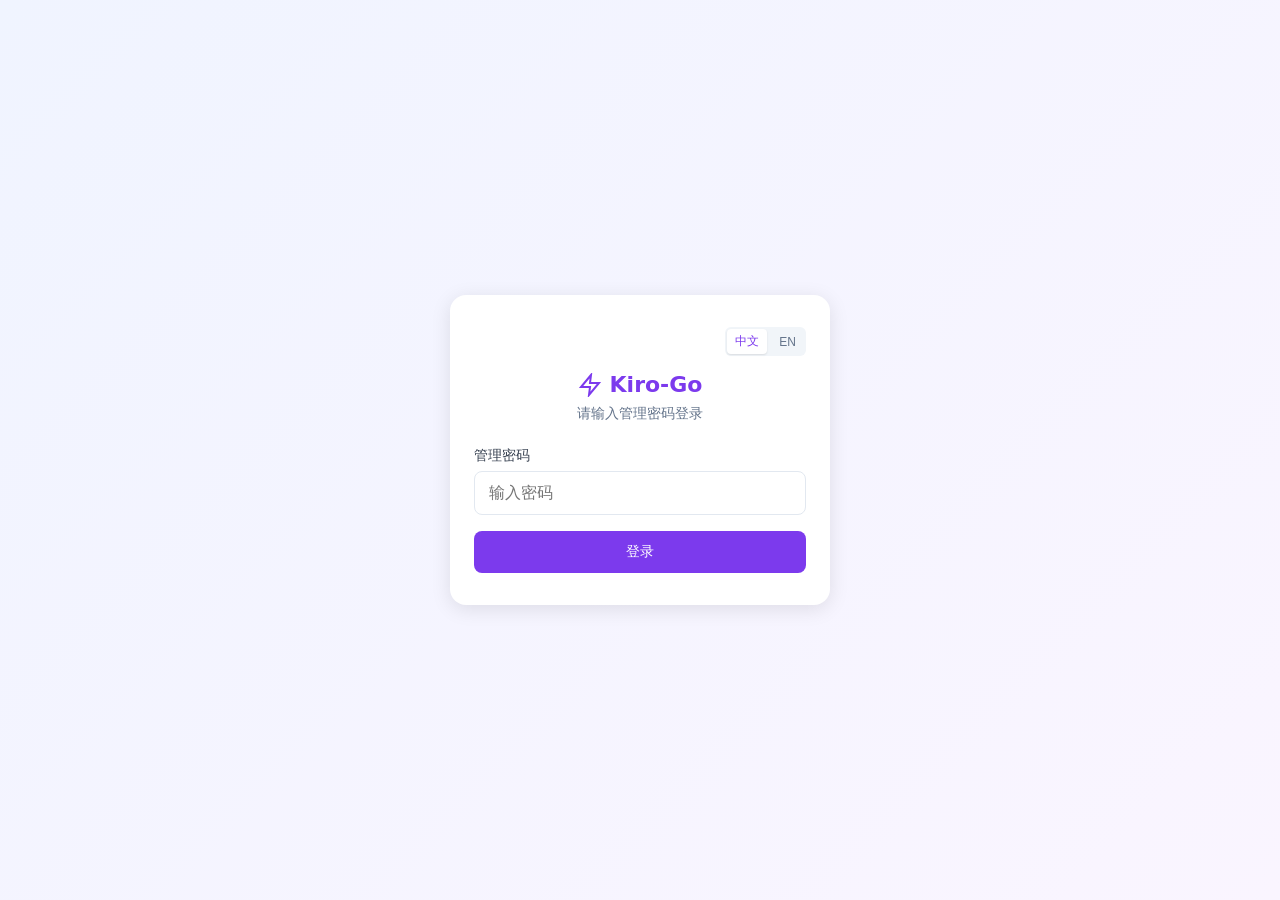
<file: web/index-legacy.html>
<!DOCTYPE html>
<html lang="zh">

<head>
    <meta charset="UTF-8">
    <meta name="viewport" content="width=device-width, initial-scale=1.0, maximum-scale=1.0, user-scalable=no">
    <title>Kiro-Go</title>
    <style>
        * {
            box-sizing: border-box;
            margin: 0;
            padding: 0;
        }

        body {
            font-family: system-ui, -apple-system, sans-serif;
            background: #f8fafc;
            color: #1e293b;
            min-height: 100vh;
            -webkit-tap-highlight-color: transparent;
        }

        .container {
            max-width: 1100px;
            margin: 0 auto;
            padding: 16px;
        }

        .login-wrapper {
            min-height: 100vh;
            display: flex;
            align-items: center;
            justify-content: center;
            background: linear-gradient(135deg, #f0f4ff 0%, #faf5ff 100%);
            padding: 16px;
        }

        .login-box {
            background: #fff;
            padding: 32px 24px;
            border-radius: 16px;
            box-shadow: 0 4px 20px rgba(0, 0, 0, 0.1);
            width: 100%;
            max-width: 380px;
        }

        .login-box h1 {
            text-align: center;
            color: #7c3aed;
            margin-bottom: 8px;
            font-size: 22px;
            justify-content: center;
        }

        .login-box p {
            text-align: center;
            color: #64748b;
            margin-bottom: 24px;
            font-size: 14px;
        }

        .form-group {
            margin-bottom: 16px;
        }

        label {
            display: block;
            margin-bottom: 6px;
            color: #374151;
            font-size: 14px;
            font-weight: 500;
        }

        input[type="text"],
        input[type="password"],
        input[type="number"],
        select,
        textarea {
            width: 100%;
            padding: 12px 14px;
            border: 1px solid #e2e8f0;
            border-radius: 8px;
            font-size: 16px;
            background: #fff;
            color: #1e293b;
            -webkit-appearance: none;
        }

        input:focus,
        textarea:focus {
            outline: none;
            border-color: #7c3aed;
            box-shadow: 0 0 0 3px rgba(124, 58, 237, 0.1);
        }

        textarea {
            resize: vertical;
            min-height: 100px;
            font-family: monospace;
            font-size: 14px;
        }

        .btn {
            padding: 12px 18px;
            border: none;
            border-radius: 8px;
            cursor: pointer;
            font-size: 14px;
            font-weight: 500;
            transition: all 0.2s;
            touch-action: manipulation;
        }

        .btn-primary {
            background: #7c3aed;
            color: white;
        }

        .btn-primary:hover,
        .btn-primary:active {
            background: #6d28d9;
        }

        .btn-danger {
            background: #ef4444;
            color: white;
        }

        .btn-secondary {
            background: #f1f5f9;
            color: #374151;
        }

        .btn-success {
            background: #10B981;
            color: white;
        }

        .btn-sm {
            padding: 8px 12px;
            font-size: 13px;
        }

        .card {
            background: #fff;
            border-radius: 12px;
            padding: 16px;
            margin-bottom: 16px;
            box-shadow: 0 1px 3px rgba(0, 0, 0, 0.1);
        }

        .card-header {
            display: flex;
            justify-content: space-between;
            align-items: center;
            margin-bottom: 16px;
            padding-bottom: 12px;
            border-bottom: 1px solid #e2e8f0;
            flex-wrap: wrap;
            gap: 12px;
        }

        .card-title {
            font-size: 16px;
            font-weight: 600;
        }

        .card-actions {
            display: flex;
            gap: 8px;
            flex-wrap: wrap;
        }

        .stats-grid {
            display: grid;
            grid-template-columns: repeat(3, 1fr);
            gap: 10px;
            margin-bottom: 20px;
        }

        .stat-card {
            background: #fff;
            border-radius: 10px;
            padding: 12px 8px;
            text-align: center;
            box-shadow: 0 1px 3px rgba(0, 0, 0, 0.1);
        }

        .stat-value {
            font-size: 20px;
            font-weight: 700;
            color: #7c3aed;
        }

        .stat-label {
            font-size: 11px;
            color: #64748b;
            margin-top: 2px;
        }

        .badge {
            display: inline-block;
            padding: 3px 8px;
            border-radius: 4px;
            font-size: 11px;
            font-weight: 500;
            white-space: nowrap;
        }

        .badge-success {
            background: #dcfce7;
            color: #16a34a;
        }

        .badge-warning {
            background: #fef3c7;
            color: #d97706;
        }

        .badge-error {
            background: #fee2e2;
            color: #dc2626;
        }

        .badge-info {
            background: #ede9fe;
            color: #7c3aed;
        }

        .badge-pro {
            background: #3b82f6;
            color: white;
        }

        .badge-proplus {
            background: #8b5cf6;
            color: white;
        }

        .badge-power {
            background: #f59e0b;
            color: white;
        }

        .badge-free {
            background: #6b7280;
            color: white;
        }

        .badge-trial {
            background: #10b981;
            color: white;
        }

        .badge-banned {
            background: #dc2626;
            color: white;
        }

        .badge-suspended {
            background: #f59e0b;
            color: white;
        }

        .modal {
            display: none;
            position: fixed;
            top: 0;
            left: 0;
            width: 100%;
            height: 100%;
            background: rgba(0, 0, 0, 0.5);
            z-index: 1000;
            padding: 16px;
            overflow-y: auto;
        }

        .modal.active {
            display: flex;
            align-items: flex-start;
            justify-content: center;
            padding-top: 5vh;
        }

        .modal-content {
            background: #fff;
            border-radius: 12px;
            padding: 20px;
            width: 100%;
            max-width: 600px;
            margin-bottom: 20px;
        }

        .modal-header {
            display: flex;
            justify-content: space-between;
            align-items: center;
            margin-bottom: 20px;
        }

        .modal-title {
            font-size: 18px;
            font-weight: 600;
        }

        .modal-close {
            background: none;
            border: none;
            font-size: 28px;
            cursor: pointer;
            color: #64748b;
            padding: 0 8px;
        }

        .modal-footer {
            margin-top: 20px;
            display: flex;
            gap: 10px;
            justify-content: flex-end;
        }

        .switch {
            position: relative;
            display: inline-block;
            width: 44px;
            height: 24px;
            flex-shrink: 0;
        }

        .switch input {
            opacity: 0;
            width: 0;
            height: 0;
            position: absolute;
        }

        .slider {
            position: absolute;
            cursor: pointer;
            top: 0;
            left: 0;
            right: 0;
            bottom: 0;
            background: #cbd5e1;
            border-radius: 24px;
            transition: 0.3s;
        }

        .slider:before {
            position: absolute;
            content: "";
            height: 18px;
            width: 18px;
            left: 3px;
            bottom: 3px;
            background: white;
            border-radius: 50%;
            transition: 0.3s;
        }

        input:checked+.slider {
            background: #7c3aed;
        }

        input:checked+.slider:before {
            transform: translateX(20px);
        }

        .tabs {
            display: flex;
            gap: 4px;
            margin-bottom: 16px;
            background: #f1f5f9;
            padding: 4px;
            border-radius: 10px;
            overflow-x: auto;
            -webkit-overflow-scrolling: touch;
        }

        .tab {
            padding: 10px 16px;
            border-radius: 8px;
            cursor: pointer;
            color: #64748b;
            font-weight: 500;
            font-size: 14px;
            white-space: nowrap;
            flex-shrink: 0;
        }

        .tab:hover {
            color: #374151;
        }

        .tab.active {
            background: #fff;
            color: #7c3aed;
            box-shadow: 0 1px 3px rgba(0, 0, 0, 0.1);
        }

        .hidden {
            display: none !important;
        }

        .message {
            padding: 12px 16px;
            border-radius: 8px;
            margin-bottom: 12px;
            font-size: 14px;
        }

        .message-error {
            background: #fee2e2;
            color: #dc2626;
        }

        .endpoint {
            background: #f8fafc;
            padding: 12px;
            border-radius: 8px;
            font-family: monospace;
            font-size: 12px;
            margin-bottom: 10px;
            display: flex;
            justify-content: space-between;
            align-items: center;
            gap: 10px;
            word-break: break-all;
        }

        .endpoint span {
            flex: 1;
        }

        .header {
            display: flex;
            align-items: center;
            justify-content: space-between;
            margin-bottom: 16px;
            gap: 12px;
        }

        .header h1 {
            font-size: 18px;
            color: #7c3aed;
        }

        .account-card {
            background: #fff;
            border-radius: 12px;
            padding: 14px;
            margin-bottom: 12px;
            box-shadow: 0 1px 3px rgba(0, 0, 0, 0.1);
            border-left: 4px solid #7c3aed;
        }

        .account-header {
            display: flex;
            justify-content: space-between;
            align-items: flex-start;
            margin-bottom: 10px;
            gap: 10px;
        }

        .account-info {
            flex: 1;
            min-width: 0;
        }

        .account-email {
            font-weight: 600;
            font-size: 14px;
            color: #1e293b;
            word-break: break-all;
        }

        .account-meta {
            display: flex;
            gap: 6px;
            flex-wrap: wrap;
            margin-top: 6px;
        }

        .account-usage {
            margin: 10px 0;
        }

        .usage-bar {
            height: 6px;
            background: #e2e8f0;
            border-radius: 3px;
            overflow: hidden;
        }

        .usage-fill {
            height: 100%;
            background: #7c3aed;
            border-radius: 3px;
            transition: width 0.3s;
        }

        .usage-fill.high {
            background: #f59e0b;
        }

        .usage-fill.critical {
            background: #ef4444;
        }

        .usage-text {
            display: flex;
            justify-content: space-between;
            font-size: 11px;
            color: #64748b;
            margin-top: 4px;
        }

        .usage-label {
            font-size: 12px;
            color: #64748b;
            margin-bottom: 4px;
            font-weight: 500;
        }

        .account-usage+.account-usage {
            margin-top: 8px;
        }

        .badge-trial {
            background: #10b981;
            color: white;
        }

        .account-stats {
            display: grid;
            grid-template-columns: repeat(5, 1fr);
            gap: 6px;
            margin-top: 10px;
            padding-top: 10px;
            border-top: 1px solid #e2e8f0;
        }

        .account-stat {
            text-align: center;
        }

        .account-stat-value {
            font-weight: 600;
            font-size: 13px;
        }

        .account-stat-label {
            font-size: 10px;
            color: #64748b;
        }

        .account-actions {
            display: flex;
            gap: 6px;
            flex-shrink: 0;
            flex-wrap: wrap;
        }

        .detail-section {
            margin-bottom: 20px;
        }

        .detail-section h4 {
            font-size: 13px;
            color: #64748b;
            margin-bottom: 10px;
            text-transform: uppercase;
            letter-spacing: 0.5px;
        }

        .detail-grid {
            display: grid;
            grid-template-columns: 1fr;
            gap: 10px;
        }

        .detail-item {
            background: #f8fafc;
            padding: 10px 12px;
            border-radius: 8px;
        }

        .detail-label {
            font-size: 11px;
            color: #64748b;
            margin-bottom: 2px;
        }

        .detail-value {
            font-size: 13px;
            font-weight: 500;
            word-break: break-all;
        }

        .model-list {
            display: grid;
            gap: 8px;
            max-height: 250px;
            overflow-y: auto;
        }

        .model-item {
            background: #f8fafc;
            padding: 14px 16px;
            border-radius: 8px;
            margin-bottom: 10px;
            transition: background 0.2s ease;
        }

        .model-item:last-child {
            margin-bottom: 0;
        }

        .model-item:hover {
            background: #f1f5f9;
        }

        .model-name {
            font-weight: 600;
            font-size: 14px;
            color: #0f172a;
            line-height: 1.4;
        }

        .model-credit {
            font-size: 13px;
            margin-top: 4px;
        }

        .credit-ratio {
            color: #7c3aed;
            font-weight: 600;
        }

        .model-info {
            font-size: 12px;
            color: #64748b;
            margin-top: 6px;
            line-height: 1.5;
        }

        .btn-icon {
            display: inline-flex;
            align-items: center;
            justify-content: center;
            width: 36px;
            height: 36px;
            padding: 0;
        }

        .btn-icon svg {
            width: 18px;
            height: 18px;
        }

        .loading {
            opacity: 0.6;
            pointer-events: none;
        }

        .logo {
            display: flex;
            align-items: center;
            gap: 8px;
        }

        .logo svg {
            width: 24px;
            height: 24px;
            color: #7c3aed;
        }

        .machine-id-row {
            display: flex;
            gap: 8px;
            align-items: stretch;
            flex-wrap: wrap;
        }

        .machine-id-row input {
            flex: 1;
            min-width: 200px;
            font-family: monospace;
            font-size: 11px;
        }

        .machine-id-row .btn {
            flex-shrink: 0;
        }

        .lang-switch {
            display: flex;
            gap: 4px;
            background: #f1f5f9;
            padding: 2px;
            border-radius: 6px;
        }

        .lang-btn {
            padding: 4px 8px;
            border: none;
            background: transparent;
            cursor: pointer;
            font-size: 12px;
            border-radius: 4px;
            color: #64748b;
        }

        .lang-btn.active {
            background: #fff;
            color: #7c3aed;
            box-shadow: 0 1px 2px rgba(0, 0, 0, 0.1);
        }

        .header-right {
            display: flex;
            align-items: center;
            gap: 10px;
        }

        @media (max-width: 640px) {
            .container {
                padding: 12px;
            }

            .stats-grid {
                grid-template-columns: repeat(3, 1fr);
                gap: 8px;
            }

            .stat-card {
                padding: 10px 6px;
            }

            .stat-value {
                font-size: 18px;
            }

            .stat-label {
                font-size: 10px;
            }

            .card {
                padding: 14px;
            }

            .card-header {
                flex-direction: column;
                align-items: flex-start;
            }

            .card-actions {
                width: 100%;
            }

            .card-actions .btn {
                flex: 1;
                text-align: center;
            }

            .account-header {
                flex-direction: column;
            }

            .account-actions {
                width: 100%;
                justify-content: flex-start;
            }

            .account-actions .btn {
                padding: 8px 10px;
                font-size: 12px;
            }

            .account-stats {
                grid-template-columns: repeat(2, 1fr);
            }

            .detail-grid {
                grid-template-columns: 1fr;
            }

            .tabs {
                gap: 2px;
            }

            .tab {
                padding: 10px 12px;
                font-size: 13px;
            }

            .modal-content {
                padding: 16px;
            }

            .endpoint {
                flex-direction: column;
                align-items: stretch;
            }

            .endpoint .btn {
                width: 100%;
            }

            .machine-id-row {
                flex-direction: column;
            }

            .machine-id-row input {
                min-width: 100%;
            }

            .machine-id-row .btn {
                width: 100%;
            }
        }

        @media (min-width: 641px) {
            .detail-grid {
                grid-template-columns: repeat(2, 1fr);
            }
        }

        /* 隐私模式开关样式 */
        .privacy-toggle {
            white-space: nowrap;
        }

        @media (max-width: 640px) {
            .privacy-toggle {
                order: -1;
                width: 100%;
                justify-content: space-between;
                padding: 8px 0;
                border-bottom: 1px solid #e2e8f0;
                margin-bottom: 8px;
            }

            .privacy-toggle span {
                font-size: 14px;
            }
        }
    </style>
</head>

<body>
    <div id="loginPage" class="login-wrapper">
        <div class="login-box">
            <div style="display:flex;justify-content:flex-end;margin-bottom:16px">
                <div class="lang-switch">
                    <button class="lang-btn" data-lang="zh" onclick="setLang('zh')">中文</button>
                    <button class="lang-btn" data-lang="en" onclick="setLang('en')">EN</button>
                </div>
            </div>
            <h1 class="logo"><svg viewBox="0 0 24 24" fill="none" stroke="currentColor" stroke-width="2">
                    <path d="M13 2L3 14h9l-1 8 10-12h-9l1-8z" />
                </svg>Kiro-Go</h1>
            <p data-i18n="login.subtitle"></p>
            <div class="form-group">
                <label data-i18n="login.password"></label>
                <input type="password" id="pwdField" data-i18n-placeholder="login.passwordPlaceholder"
                    autocomplete="off">
            </div>
            <button type="button" class="btn btn-primary" style="width:100%" onclick="login()"
                data-i18n="login.submit"></button>
            <div id="loginError" class="message message-error hidden" style="margin-top:12px"></div>
        </div>
    </div>
    <div id="mainPage" class="container hidden">
        <div class="header">
            <h1 class="logo"><svg viewBox="0 0 24 24" fill="none" stroke="currentColor" stroke-width="2">
                    <path d="M13 2L3 14h9l-1 8 10-12h-9l1-8z" />
                </svg>Kiro-Go</h1>
            <div class="header-right">
                <div class="lang-switch">
                    <button class="lang-btn" data-lang="zh" onclick="setLang('zh')">中文</button>
                    <button class="lang-btn" data-lang="en" onclick="setLang('en')">EN</button>
                </div>
                <span class="badge badge-success" id="statusBadge" data-i18n="status.running"></span>
                <span class="badge badge-info" id="versionBadge" style="cursor:pointer" onclick="checkUpdate(true)"></span>
                <button class="btn btn-sm btn-danger" onclick="logout()" data-i18n="common.logout" style="padding:4px 12px;font-size:12px"></button>
            </div>
        </div>
        <div class="stats-grid">
            <div class="stat-card">
                <div class="stat-value" id="statAccounts">0</div>
                <div class="stat-label" data-i18n="stats.accounts"></div>
            </div>
            <div class="stat-card">
                <div class="stat-value" id="statRequests">0</div>
                <div class="stat-label" data-i18n="stats.requests"></div>
            </div>
            <div class="stat-card">
                <div class="stat-value" id="statSuccess">0</div>
                <div class="stat-label" data-i18n="stats.success"></div>
            </div>
            <div class="stat-card">
                <div class="stat-value" id="statFailed">0</div>
                <div class="stat-label" data-i18n="stats.failed"></div>
            </div>
            <div class="stat-card">
                <div class="stat-value" id="statTokens">0</div>
                <div class="stat-label">Tokens</div>
            </div>
            <div class="stat-card">
                <div class="stat-value" id="statCredits">0</div>
                <div class="stat-label">Credits</div>
            </div>
        </div>
        <div class="tabs">
            <div class="tab active" data-tab="accounts" data-i18n="tabs.accounts"></div>
            <div class="tab" data-tab="settings" data-i18n="tabs.settings"></div>
            <div class="tab" data-tab="api" data-i18n="tabs.api"></div>
        </div>
        <div id="tabAccounts" class="tab-content">
            <div class="card">
                <div class="card-header">
                    <span class="card-title" data-i18n="accounts.title"></span>
                    <div class="card-actions">
                        <div class="privacy-toggle" style="display:flex;align-items:center;gap:8px;cursor:pointer;user-select:none">
                            <span style="font-size:13px;color:#374151;font-weight:500" data-i18n="privacy.label"></span>
                            <label class="switch" style="margin:0">
                                <input type="checkbox" id="privacyModeToggle" checked onchange="togglePrivacyMode()">
                                <span class="slider"></span>
                            </label>
                        </div>
                        <button class="btn btn-secondary btn-sm" onclick="showExportModal()" data-i18n="accounts.export"></button>
                        <button class="btn btn-secondary btn-sm" onclick="refreshAllModels()" data-i18n="models.refreshAll"></button>
                        <button class="btn btn-primary btn-sm" onclick="showModal('add')" data-i18n="accounts.add"></button>
                    </div>
                </div>
                <div id="accountsToolbar" style="display:flex;gap:8px;align-items:center;padding:0 20px 12px">
                    <label style="display:flex;align-items:center;gap:4px;cursor:pointer;user-select:none;flex-shrink:0"><input type="checkbox" id="selectAllCheckbox" onchange="toggleSelectAll(this.checked)" style="width:15px;height:15px;cursor:pointer"> <span style="font-size:13px;color:#374151" data-i18n="batch.selectAll"></span></label>
                    <div style="height:16px;width:1px;background:#e2e8f0;flex-shrink:0"></div>
                    <div id="batchBar" style="display:none;align-items:center;gap:6px;flex-shrink:0">
                        <span id="batchCount" style="font-size:12px;color:#7c3aed;font-weight:600;white-space:nowrap"></span>
                        <button class="btn btn-sm btn-primary" onclick="batchAction('enable')" style="padding:3px 10px;font-size:12px" data-i18n="batch.enable"></button>
                        <button class="btn btn-sm btn-secondary" onclick="batchAction('disable')" style="padding:3px 10px;font-size:12px" data-i18n="batch.disable"></button>
                        <button class="btn btn-sm btn-secondary" onclick="batchAction('refresh')" style="padding:3px 10px;font-size:12px" data-i18n="batch.refresh"></button>
                        <button class="btn btn-sm btn-secondary" onclick="batchRefreshModels()" style="padding:3px 10px;font-size:12px" data-i18n="batch.refreshModels"></button>
                        <div style="height:16px;width:1px;background:#e2e8f0;flex-shrink:0"></div>
                    </div>
                    <div style="display:flex;gap:6px;align-items:center;margin-left:auto;flex-shrink:0">
                        <input type="text" id="filterSearch" oninput="onFilterChange()" style="width:260px;padding:8px 12px;border:1px solid #e2e8f0;border-radius:6px;font-size:14px;outline:none" data-i18n-placeholder="filter.search">
                        <select id="filterStatusSelect" onchange="onFilterChange()" style="padding:4px 6px;border:1px solid #e2e8f0;border-radius:6px;font-size:12px;background:#fff;cursor:pointer">
                            <option value="all" data-i18n="filter.all"></option>
                            <option value="enabled" data-i18n="filter.enabled"></option>
                            <option value="disabled" data-i18n="filter.disabled"></option>
                            <option value="banned" data-i18n="filter.banned"></option>
                        </select>
                    </div>
                </div>
                <div id="accountsList"></div>
            </div>
        </div>
        <div id="tabSettings" class="tab-content hidden">
            <div class="card">
                <div class="card-header"><span class="card-title" data-i18n="settings.apiSettings"></span></div>
                <div class="form-group">
                    <label style="display:flex;align-items:center;gap:10px">
                        <label class="switch"><input type="checkbox" id="requireApiKey"><span
                                class="slider"></span></label>
                        <span data-i18n="settings.enableApiKey"></span>
                    </label>
                </div>
                <div class="form-group"><label>API Key</label><div style="display:flex;gap:8px;align-items:stretch"><input type="text" id="apiKeyInput" style="flex:1"
                        data-i18n-placeholder="settings.apiKeyPlaceholder"><button class="btn btn-sm btn-secondary" onclick="generateApiKey()" data-i18n="settings.generateApiKey"></button></div></div>
                <button class="btn btn-primary" onclick="saveSettings()" data-i18n="common.save"></button>
            </div>
            <div class="card">
                <div class="card-header"><span class="card-title" data-i18n="settings.usageSettings"></span></div>
                <div class="form-group">
                    <label style="display:flex;align-items:center;gap:10px">
                        <label class="switch"><input type="checkbox" id="allowOverUsage"><span
                                class="slider"></span></label>
                        <span data-i18n="settings.allowOverUsage"></span>
                    </label>
                    <small style="color:#64748b;font-size:12px;margin-top:4px;display:block"
                        data-i18n="settings.allowOverUsageHint"></small>
                </div>
                <button class="btn btn-primary" onclick="saveOverUsageConfig()" data-i18n="common.save"></button>
            </div>
            <div class="card">
                <div class="card-header"><span class="card-title" data-i18n="settings.thinkingSettings"></span></div>
                <div class="form-group">
                    <label data-i18n="settings.thinkingSuffix"></label>
                    <input type="text" id="thinkingSuffix" placeholder="-thinking">
                    <small style="color:#64748b;font-size:12px;margin-top:4px;display:block"
                        data-i18n="settings.thinkingSuffixHint"></small>
                </div>
                <div class="form-group">
                    <label data-i18n="settings.openaiFormat"></label>
                    <select id="openaiThinkingFormat">
                        <option value="reasoning_content">reasoning_content (DeepSeek)</option>
                        <option value="thinking">&lt;thinking&gt; (Claude)</option>
                        <option value="think">&lt;think&gt; (OpenAI)</option>
                    </select>
                </div>
                <div class="form-group">
                    <label data-i18n="settings.claudeFormat"></label>
                    <select id="claudeThinkingFormat">
                        <option value="thinking">&lt;thinking&gt; (Claude)</option>
                        <option value="think">&lt;think&gt; (OpenAI)</option>
                        <option value="reasoning_content" data-i18n="settings.noTag"></option>
                    </select>
                </div>
                <button class="btn btn-primary" onclick="saveThinkingConfig()"
                    data-i18n="settings.saveThinking"></button>
            </div>
            <div class="card">
                <div class="card-header"><span class="card-title" data-i18n="settings.endpointSettings"></span></div>
                <div class="form-group">
                    <label data-i18n="settings.preferredEndpoint"></label>
                    <select id="preferredEndpoint">
                        <option value="auto" data-i18n="settings.endpointAuto"></option>
                        <option value="kiro">Kiro IDE</option>
                        <option value="codewhisperer">CodeWhisperer</option>
                        <option value="amazonq">AmazonQ</option>
                    </select>
                    <small style="color:#64748b;font-size:12px;margin-top:4px;display:block"
                        data-i18n="settings.endpointHint"></small>
                </div>
                <div class="form-group">
                    <label style="display:flex;align-items:center;gap:8px;cursor:pointer">
                        <input type="checkbox" id="endpointFallback" checked>
                        <span data-i18n="settings.endpointFallback"></span>
                    </label>
                    <small style="color:#64748b;font-size:12px;margin-top:4px;display:block"
                        data-i18n="settings.endpointFallbackHint"></small>
                </div>
                <button class="btn btn-primary" onclick="saveEndpointConfig()"
                    data-i18n="settings.saveEndpoint"></button>
            </div>
            <div class="card">
                <div class="card-header"><span class="card-title" data-i18n="settings.adminPassword"></span></div>
                <div class="form-group"><label data-i18n="settings.newPassword"></label><input type="password"
                        id="newPassword" data-i18n-placeholder="settings.newPasswordPlaceholder"></div>
                <button class="btn btn-primary" onclick="changePassword()" data-i18n="settings.changePassword"></button>
            </div>
            <div class="card">
                <div class="card-header"><span class="card-title" data-i18n="settings.proxySettings"></span></div>
                <div class="form-group">
                    <label data-i18n="settings.proxyType"></label>
                    <select id="proxyType" onchange="onProxyTypeChange()">
                        <option value="none" data-i18n="settings.proxyNone"></option>
                        <option value="socks5">SOCKS5</option>
                        <option value="http">HTTP</option>
                    </select>
                </div>
                <div id="proxyFields" style="display:none">
                    <div class="form-group">
                        <label data-i18n="settings.proxyHost"></label>
                        <div style="display:flex;gap:8px;align-items:stretch">
                            <input type="text" id="proxyHost" style="flex:1" placeholder="127.0.0.1">
                            <input type="number" id="proxyPort" style="width:90px" placeholder="1080" min="1" max="65535">
                        </div>
                    </div>
                    <div class="form-group">
                        <label data-i18n="settings.proxyAuth"></label>
                        <div style="display:flex;gap:8px">
                            <input type="text" id="proxyUsername" style="flex:1" data-i18n-placeholder="settings.proxyUsername" autocomplete="off">
                            <input type="password" id="proxyPassword" style="flex:1" data-i18n-placeholder="settings.proxyPassword" autocomplete="new-password">
                        </div>
                    </div>
                </div>
                <button class="btn btn-primary" onclick="saveProxyConfig()" data-i18n="settings.saveProxy"></button>
            </div>
            <div class="card">
                <div class="card-header"><span class="card-title" data-i18n="settings.promptFilter"></span></div>
                <div class="form-group">
                    <label style="font-weight:600;margin-bottom:12px;display:block" data-i18n="settings.builtinFilters"></label>
                    <div style="display:flex;flex-direction:column;gap:12px">
                        <div>
                            <label style="display:flex;align-items:center;gap:10px">
                                <label class="switch"><input type="checkbox" id="filterClaudeCode"><span class="slider"></span></label>
                                <span data-i18n="settings.filterClaudeCode"></span>
                            </label>
                            <small style="color:#64748b;font-size:12px;margin-top:4px;display:block;margin-left:54px" data-i18n="settings.filterClaudeCodeHint"></small>
                        </div>
                        <div>
                            <label style="display:flex;align-items:center;gap:10px">
                                <label class="switch"><input type="checkbox" id="filterEnvNoise"><span class="slider"></span></label>
                                <span data-i18n="settings.filterEnvNoise"></span>
                            </label>
                            <small style="color:#64748b;font-size:12px;margin-top:4px;display:block;margin-left:54px" data-i18n="settings.filterEnvNoiseHint"></small>
                        </div>
                        <div>
                            <label style="display:flex;align-items:center;gap:10px">
                                <label class="switch"><input type="checkbox" id="filterStripBoundaries"><span class="slider"></span></label>
                                <span data-i18n="settings.filterStripBoundaries"></span>
                            </label>
                            <small style="color:#64748b;font-size:12px;margin-top:4px;display:block;margin-left:54px" data-i18n="settings.filterStripBoundariesHint"></small>
                        </div>
                    </div>
                </div>
                <div class="form-group" style="margin-top:16px">
                    <label style="font-weight:600;margin-bottom:8px;display:block" data-i18n="settings.customRules"></label>
                    <div id="promptFilterRules" style="margin-bottom:8px"></div>
                    <div style="display:flex;gap:8px;flex-wrap:wrap">
                        <button class="btn btn-sm btn-secondary" onclick="addPromptRule('regex')" data-i18n="promptFilter.addRegex"></button>
                        <button class="btn btn-sm btn-secondary" onclick="addPromptRule('lines-containing')" data-i18n="promptFilter.addContains"></button>
                    </div>
                </div>
                <button class="btn btn-primary" onclick="savePromptFilter()" data-i18n="settings.savePromptFilter"></button>
            </div>
            <div class="card">
                <div class="card-header"><span class="card-title" data-i18n="settings.statistics"></span></div>
                <button class="btn btn-danger" onclick="resetStats()" data-i18n="settings.resetStats"></button>
            </div>
        </div>
        <div id="tabApi" class="tab-content hidden">
            <div class="card">
                <div class="card-header"><span class="card-title" data-i18n="api.endpoints"></span></div>
                <p style="margin-bottom:10px;font-weight:500;font-size:14px">Claude API</p>
                <div class="endpoint"><span id="claudeEndpoint"></span><button class="btn btn-sm btn-secondary"
                        onclick="copy('claudeEndpoint')" data-i18n="common.copy"></button></div>
                <p style="margin:14px 0 10px;font-weight:500;font-size:14px">OpenAI API</p>
                <div class="endpoint"><span id="openaiEndpoint"></span><button class="btn btn-sm btn-secondary"
                        onclick="copy('openaiEndpoint')" data-i18n="common.copy"></button></div>
                <p style="margin:14px 0 10px;font-weight:500;font-size:14px" data-i18n="api.modelList"></p>
                <div class="endpoint"><span id="modelsEndpoint"></span><button class="btn btn-sm btn-secondary"
                        onclick="copy('modelsEndpoint')" data-i18n="common.copy"></button></div>
                <p style="margin:14px 0 10px;font-weight:500;font-size:14px" data-i18n="api.stats"></p>
                <div class="endpoint"><span id="statsEndpoint"></span><button class="btn btn-sm btn-secondary"
                        onclick="copy('statsEndpoint')" data-i18n="common.copy"></button></div>
                <p style="font-size:12px;color:#64748b;margin-top:4px" data-i18n="api.statsHint"></p>
            </div>
        </div>
    </div>
    <div id="addModal" class="modal">
        <div class="modal-content">
            <div class="modal-header"><span class="modal-title" id="modalTitle"></span><button class="modal-close"
                    onclick="closeModal()">&times;</button></div>
            <div id="modalBody"></div>
        </div>
    </div>
    <div id="detailModal" class="modal">
        <div class="modal-content">
            <div class="modal-header"><span class="modal-title" data-i18n="detail.title"></span><button
                    class="modal-close" onclick="closeDetailModal()">&times;</button></div>
            <div id="detailBody"></div>
        </div>
    </div>
    <div id="exportModal" class="modal">
        <div class="modal-content">
            <div class="modal-header"><span class="modal-title" data-i18n="export.title"></span><button
                    class="modal-close" onclick="closeExportModal()">&times;</button></div>
            <div id="exportBody"></div>
        </div>
    </div>
    <div id="updateModal" class="modal">
        <div class="modal-content">
            <div class="modal-header"><span class="modal-title" data-i18n="update.title"></span><button
                    class="modal-close" onclick="closeUpdateModal()">&times;</button></div>
            <div id="updateBody"></div>
        </div>
    </div>
    <script>
        const i18n = {
            zh: {
                'login.subtitle': '请输入管理密码登录',
                'login.password': '管理密码',
                'login.passwordPlaceholder': '输入密码',
                'login.submit': '登录',
                'login.error': '密码错误',
                'login.connectError': '连接失败',
                'status.running': '运行中',
                'stats.accounts': '账号',
                'stats.requests': '请求',
                'stats.success': '成功',
                'stats.failed': '失败',
                'tabs.accounts': '账号',
                'tabs.settings': '设置',
                'tabs.api': 'API',
                'accounts.title': '账号列表',
                'accounts.add': '添加账号',
                'accounts.empty': '暂无账号',
                'accounts.refresh': '刷新',
                'accounts.detail': '详情',
                'accounts.enable': '启用',
                'accounts.disable': '禁用',
                'accounts.delete': '删除',
                'accounts.requests': '请求',
                'accounts.tokens': 'Tokens',
                'accounts.credits': 'Credits',
                'accounts.expiry': '到期',
                'accounts.noToken': '无Token',
                'accounts.expired': '已过期',
                'accounts.disabled': '已禁用',
                'accounts.normal': '正常',
                'accounts.enabled': '已启用',
                'accounts.banned': '已封禁',
                'accounts.suspended': '已暂停',
                'accounts.refreshFailed': '刷新失败',
                'accounts.confirmDelete': '确定删除？',
                'accounts.mainQuota': '主配额',
                'accounts.trialQuota': '试用配额',
                'accounts.trial': '试用中',
                'accounts.trialExpired': '已过期',
                'accounts.trialToday': '今天到期',
                'accounts.copyJSON': '复制 JSON',
                'accounts.copyJSONSuccess': 'JSON 已复制到剪贴板',
                'accounts.trialDays': '天后到期',
                'accounts.overage': '超额调用',
                'time.expired': '已过期',
                'time.minutes': '分钟',
                'time.hours': '小时',
                'time.days': '天',
                'settings.apiSettings': 'API 设置',
                'settings.enableApiKey': '启用 API Key 验证',
                'settings.apiKeyPlaceholder': '留空则不验证',
                'settings.generateApiKey': '随机生成',
                'settings.usageSettings': '用量控制',
                'settings.allowOverUsage': '允许超额使用',
                'settings.allowOverUsageHint': '开启后，即使账号额度用尽也会继续使用该账号处理请求，不再因余额不足而报错',
                'settings.overUsageSaved': '超额使用设置已保存',
                'settings.thinkingSettings': 'Thinking 模式设置',
                'settings.thinkingSuffix': '触发后缀',
                'settings.thinkingSuffixHint': '模型名称加此后缀即启用思考模式，如 claude-sonnet-4.5-thinking',
                'settings.openaiFormat': 'OpenAI API 输出格式',
                'settings.claudeFormat': 'Claude API 输出格式',
                'settings.noTag': '直接输出 (无标签)',
                'settings.saveThinking': '保存 Thinking 设置',
                'settings.thinkingSaved': 'Thinking 设置已保存',
                'settings.endpointSettings': 'Kiro 端点设置',
                'settings.preferredEndpoint': '首选端点',
                'settings.endpointAuto': '自动选择',
                'settings.endpointHint': '选择首选端点，自动选择模式下会根据可用性自动选择端点',
                'settings.endpointFallback': '端点不可用时自动切换',
                'settings.endpointFallbackHint': '关闭后，仅使用选定的端点，不会自动切换到其他端点',
                'settings.saveEndpoint': '保存端点设置',
                'settings.endpointSaved': '端点设置已保存',
                'settings.adminPassword': '管理密码',
                'settings.newPassword': '新密码',
                'settings.newPasswordPlaceholder': '输入新密码',
                'settings.changePassword': '修改密码',
                'settings.passwordRequired': '请输入新密码',
                'settings.passwordChanged': '密码已修改',
                'settings.statistics': '统计',
                'settings.resetStats': '重置统计',
                'settings.confirmReset': '确定重置统计？',
                'settings.proxySettings': '出站代理设置',
                'settings.proxyType': '代理类型',
                'settings.proxyNone': '直连（不使用代理）',
                'settings.proxyHost': '地址 / 端口',
                'settings.proxyAuth': '认证（可选）',
                'settings.proxyUsername': '用户名',
                'settings.proxyPassword': '密码',
                'settings.proxyHostRequired': '请填写代理地址和端口',
                'settings.saveProxy': '保存代理设置',
                'settings.proxySaved': '代理设置已保存',
                'settings.promptFilter': 'System Prompt 过滤',
                'settings.builtinFilters': '内置过滤器',
                'settings.filterClaudeCode': '替换 Claude Code CLI 系统提示',
                'settings.filterClaudeCodeHint': '检测到 Claude Code 内置系统提示时，替换为精简的后端提示词，避免泄露大量 CLI 指令到请求体。',
                'settings.filterEnvNoise': '过滤环境噪音行',
                'settings.filterEnvNoiseHint': '移除系统提示中注入的环境变量、Git 状态、最近提交等噪音内容。',
                'settings.filterStripBoundaries': '移除边界标记',
                'settings.filterStripBoundariesHint': '移除 --- SYSTEM PROMPT --- / --- END SYSTEM PROMPT --- 等边界标记行。',
                'settings.savePromptFilter': '保存过滤设置',
                'settings.promptFilterSaved': '过滤设置已保存',
                'settings.customRules': '自定义过滤规则',
                'api.endpoints': 'API 端点',
                'api.modelList': '模型列表',
                'api.stats': '统计数据',
                'api.statsHint': '需要在请求头中携带 API Key 鉴权（Authorization: Bearer sk-xxx），未启用 API Key 验证时无需鉴权',
                'detail.title': '账号详情',
                'detail.basicInfo': '基本信息',
                'detail.email': '邮箱',
                'detail.userId': '用户ID',
                'detail.authMethod': '认证方式',
                'detail.region': 'Region',
                'detail.machineId': '机器码',
                'detail.generate': '生成',
                'detail.subscription': '订阅信息',
                'detail.subscriptionType': '订阅类型',
                'detail.tokenExpiry': 'Token到期',
                'detail.usage': '用量',
                'detail.mainQuota': '主配额',
                'detail.trialQuota': '试用配额',
                'detail.trialStatus': '试用状态',
                'detail.trialExpiry': '试用到期',
                'detail.resetDate': '重置日期',
                'detail.statistics': '统计',
                'detail.requestCount': '请求数',
                'detail.errorCount': '错误数',
                'detail.totalTokens': '总Tokens',
                'detail.totalCredits': '总Credits',
                'detail.models': '可用模型',
                'detail.loadModels': '加载',
                'detail.refreshModelCache': '刷新路由缓存',
                'detail.loading': '加载中...',
                'detail.noModels': '无可用模型',
                'detail.loadFailed': '加载失败',
                'detail.machineIdError': '机器码格式错误',
                'detail.saved': '已保存',
                'detail.saveFailed': '保存失败',
                'detail.generateFailed': '生成失败',
                'modal.addAccount': '添加账号',
                'modal.builderIdTitle': 'AWS Builder ID',
                'modal.builderIdDesc': '通过 AWS Builder ID 授权登录添加个人账号',
                'modal.iamTitle': 'IAM Identity Center (企业 SSO) 登录',
                'modal.iamDesc': '通过 IAM Identity Center (企业 SSO) 授权添加企业账号',
                'modal.ssoTitle': 'SSO Token',
                'modal.ssoDesc': '通过浏览器 x-amz-sso_authn Token 添加账号',
                'modal.localTitle': 'Kiro 本地缓存',
                'modal.localDesc': '通过 Kiro IDE 本地缓存文件添加账号',
                'modal.credentialsTitle': '凭证 JSON',
                'modal.credentialsDesc': '通过 Kiro Account Manager 导出的凭证添加账号',
                'modal.cookieTitle': 'Kiro 网页 Cookie',
                'modal.cookieDesc': '通过从 Kiro 网页 Cookie 中获取的 RefreshToken 添加账号',
                'cookie.howToGet': '如何获取 RefreshToken？',
                'cookie.step1': '打开浏览器，访问并登录',
                'cookie.step2': '在页面空白处右键 → 检查 → Application → Cookies → https://app.kiro.dev',
                'cookie.step3': '在列表中找到 <b>RefreshToken</b>，双击其 Value 列并复制',
                'cookie.refreshToken': 'RefreshToken',
                'cookie.provider': '登录方式',
                'cookie.github': 'GitHub',
                'cookie.google': 'Google',
                'cookie.refreshTokenPlaceholder': '粘贴 RefreshToken Cookie 的值',
                'cookie.refreshTokenMissing': '请填写 RefreshToken',
                'cookie.importSuccess': '账号添加成功',
                'cookie.link': 'https://app.kiro.dev/account/usage',
                'builderid.startLogin': '开始登录',
                'builderid.verifyCode': '请在浏览器中输入上方验证码',
                'builderid.verifyUrl': '验证链接',
                'builderid.open': '打开',
                'builderid.waiting': '等待授权中...',
                'builderid.success': '登录成功',
                'iam.startUrl': 'Start URL',
                'iam.loginUrl': '登录链接',
                'iam.completeLogin': '请在浏览器中完成登录，然后粘贴回调 URL',
                'iam.callbackUrl': '回调 URL',
                'iam.complete': '完成登录',
                'sso.howToGet': '如何获取 Token?',
                'sso.step1': '在浏览器中访问并登录',
                'sso.step2': '按 F12 打开开发者工具 → Application → Cookies',
                'sso.step3': '找到并复制',
                'sso.tokenLabel': 'x-amz-sso_authn',
                'sso.tokenHint': '*支持批量导入，每行一个 Token',
                'sso.tokenPlaceholder': '粘贴 x-amz-sso_authn 值',
                'sso.importSuccess': '成功添加 {0} 个账号',
                'sso.importPartial': '，{0} 个失败',
                'local.fileLocation': '文件位置',
                'local.loginChannel': '登录渠道',
                'local.tokenFile': 'kiro-auth-token.json',
                'local.tokenRequired': '*必填',
                'local.clientFile': '{hash}.json',
                'local.clientRequired': '*IdC 登录必填',
                'local.pasteOrUpload': '粘贴文件内容或上传文件',
                'local.upload': '上传',
                'local.tokenMissing': '请提供 kiro-auth-token.json 内容',
                'local.tokenInvalid': 'kiro-auth-token.json 格式错误',
                'local.refreshTokenMissing': '缺少 refreshToken',
                'local.clientMissing': 'IdC 登录需要提供 {hash}.json 内容',
                'local.clientInvalid': '{hash}.json 格式错误',
                'local.clientSecretMissing': '缺少 clientId 或 clientSecret',
                'local.importSuccess': '导入成功',
                'credentials.label': '凭证 JSON',
                'credentials.authMethod': '认证方式',
                'credentials.authHint': '*影响 Token 刷新方式',
                'credentials.social': 'Social (AWS Builder ID / Google / GitHub)',
                'credentials.idc': 'IAM Identity Center (企业 SSO)',
                'credentials.jsonError': 'JSON 格式错误',
                'credentials.batchHint': '支持单个对象、JSON 数组或 Kiro Account Manager 导出格式批量导入。必填: refreshToken。可选: provider (BuilderId/Enterprise/Github/Google), clientId, clientSecret',
                'common.save': '保存设置',
                'common.saved': '保存',
                'common.copy': '复制',
                'common.copied': '已复制',
                'common.cancel': '取消',
                'common.back': '返回',
                'common.add': '添加',
                'common.failed': '失败',
                'common.saveFailed': '保存失败',
                'common.logout': '退出登录',
                'accounts.export': '导出',
                'models.refreshAll': '刷新模型缓存',
                'models.confirmRefreshAll': '确定为所有已启用账号刷新模型缓存？',
                'models.refreshAllDone': '模型缓存刷新完成，共缓存 {0} 个模型',
                'export.title': '导出账号',
                'export.selectAll': '全选',
                'export.deselectAll': '取消全选',
                'export.selected': '已选 {0} 个',
                'export.downloadJson': '下载 JSON',
                'export.showJson': '显示 JSON',
                'export.copyJson': '复制 JSON',
                'export.copied': '已复制到剪贴板',
                'export.noSelection': '请至少选择一个账号',
                'update.title': '版本更新',
                'update.current': '当前版本',
                'update.latest': '最新版本',
                'update.newVersion': '发现新版本',
                'update.upToDate': '已是最新版本',
                'update.checkFailed': '检查更新失败',
                'update.goDownload': '前往下载',
                'update.changelog': '更新内容',
                'privacy.label': '隐私模式',
                'privacy.tooltip': '开启后邮箱将脱敏显示',
                'batch.enable': '批量启用',
                'batch.disable': '批量禁用',
                'batch.refresh': '批量刷新',
                'batch.refreshModels': '批量刷新模型',
                'batch.selected': '已选 {0} 个',
                'batch.selectAll': '全选',
                'batch.confirmEnable': '确定批量启用 {0} 个账号？',
                'batch.confirmDisable': '确定批量禁用 {0} 个账号？',
                'batch.confirmRefresh': '确定批量刷新 {0} 个账号？',
                'batch.refreshResult': '刷新完成：成功 {0}，失败 {1}',
                'batch.confirmRefreshModels': '确定为已选 {0} 个账号刷新模型缓存？',
                'batch.refreshModelsResult': '模型缓存刷新完成：成功 {0}，失败 {1}',
                'batch.done': '操作完成',
                'filter.search': '搜索邮箱/昵称...',
                'filter.all': '全部',
                'filter.enabled': '已启用',
                'filter.disabled': '已禁用',
                'filter.banned': '已封禁',
                'accounts.weight': '权重',
                'detail.weight': '请求权重',
                'detail.weightHint': '0-1=普通, 2+=高优先级',
                'detail.overage': '超额调用设置',
                'detail.allowOverage': '配额耗尽后继续调用',
                'detail.overageHint': '超额后调用频率权重（1~10），值越大频率越高',
                'detail.proxyURL': '独立代理',
                'detail.proxyHint': '留空则使用全局代理，格式: socks5://host:port 或 http://host:port',
                'detail.proxySaved': '代理已保存',
                'accounts.test': '测试',
                'accounts.testing': '测试中...',
                'accounts.testSuccess': '测试成功',
                'accounts.testFailed': '测试失败',
                'accounts.selectModel': '选择测试模型',
                'detail.save': '保存',
                'detail.overageWeight': '超额调用权重',
                'accounts.testLog.title': '测试日志',
                'accounts.testLog.clear': '清空',
                'accounts.testLog.hide': '隐藏',
                'accounts.testLog.globalProxy': '全局代理',
                'accounts.testLog.start': '开始测试 {0} | 模型: {1} | 代理: {2}',
                'accounts.testLog.success': '✓ {0} 成功 ({1}s) 回复: {2}',
                'accounts.testLog.failed': '✗ {0} 失败 ({1}s): {2}',
                'accounts.testLog.error': '✗ {0} 异常: {1}',
                'promptFilter.noRules': '暂无自定义规则',
                'promptFilter.unnamed': '未命名',
                'promptFilter.typeRegex': '正则替换',
                'promptFilter.typeContains': '行级过滤',
                'promptFilter.match': '匹配',
                'promptFilter.replace': '替换为（留空则删除）',
                'promptFilter.emptyRemove': '留空则删除匹配内容',
                'promptFilter.addRegex': '+ 正则替换规则',
                'promptFilter.addContains': '+ 行级过滤规则'
            },
            en: {
                'login.subtitle': 'Enter admin password to login',
                'login.password': 'Admin Password',
                'login.passwordPlaceholder': 'Enter password',
                'login.submit': 'Login',
                'login.error': 'Wrong password',
                'login.connectError': 'Connection failed',
                'status.running': 'Running',
                'stats.accounts': 'Accounts',
                'stats.requests': 'Requests',
                'stats.success': 'Success',
                'stats.failed': 'Failed',
                'tabs.accounts': 'Accounts',
                'tabs.settings': 'Settings',
                'tabs.api': 'API',
                'accounts.title': 'Account List',
                'accounts.add': 'Add Account',
                'accounts.empty': 'No accounts',
                'accounts.refresh': 'Refresh',
                'accounts.detail': 'Details',
                'accounts.enable': 'Enable',
                'accounts.disable': 'Disable',
                'accounts.delete': 'Delete',
                'accounts.requests': 'Requests',
                'accounts.tokens': 'Tokens',
                'accounts.credits': 'Credits',
                'accounts.expiry': 'Expiry',
                'accounts.noToken': 'No Token',
                'accounts.expired': 'Expired',
                'accounts.disabled': 'Disabled',
                'accounts.normal': 'Active',
                'accounts.enabled': 'Enabled',
                'accounts.banned': 'Banned',
                'accounts.suspended': 'Suspended',
                'accounts.refreshFailed': 'Refresh failed',
                'accounts.confirmDelete': 'Confirm delete?',
                'accounts.copyJSON': 'Copy JSON',
                'accounts.copyJSONSuccess': 'JSON copied to clipboard',
                'accounts.overage': 'Overage',
                'time.expired': 'Expired',
                'time.minutes': 'min',
                'time.hours': 'hr',
                'time.days': 'd',
                'settings.apiSettings': 'API Settings',
                'settings.enableApiKey': 'Enable API Key Verification',
                'settings.apiKeyPlaceholder': 'Leave empty to disable',
                'settings.generateApiKey': 'Generate',
                'settings.usageSettings': 'Usage Control',
                'settings.allowOverUsage': 'Allow Over-Usage',
                'settings.allowOverUsageHint': 'When enabled, accounts will continue to serve requests even after their quota is exhausted',
                'settings.overUsageSaved': 'Over-usage settings saved',
                'settings.thinkingSettings': 'Thinking Mode Settings',
                'settings.thinkingSuffix': 'Trigger Suffix',
                'settings.thinkingSuffixHint': 'Add this suffix to model name to enable thinking mode, e.g. claude-sonnet-4.5-thinking',
                'settings.openaiFormat': 'OpenAI API Output Format',
                'settings.claudeFormat': 'Claude API Output Format',
                'settings.noTag': 'Direct output (no tag)',
                'settings.saveThinking': 'Save Thinking Settings',
                'settings.thinkingSaved': 'Thinking settings saved',
                'settings.endpointSettings': 'Kiro Endpoint Settings',
                'settings.preferredEndpoint': 'Preferred Endpoint',
                'settings.endpointAuto': 'Auto',
                'settings.endpointHint': 'Select preferred endpoint. In auto-select mode, the endpoint is automatically selected based on availability.',
                'settings.endpointFallback': 'Fallback to other endpoints',
                'settings.endpointFallbackHint': 'When disabled, only the selected endpoint is used without automatic fallback',
                'settings.saveEndpoint': 'Save Endpoint Settings',
                'settings.endpointSaved': 'Endpoint settings saved',
                'settings.adminPassword': 'Admin Password',
                'settings.newPassword': 'New Password',
                'settings.newPasswordPlaceholder': 'Enter new password',
                'settings.changePassword': 'Change Password',
                'settings.passwordRequired': 'Please enter new password',
                'settings.passwordChanged': 'Password changed',
                'settings.statistics': 'Statistics',
                'settings.resetStats': 'Reset Statistics',
                'settings.confirmReset': 'Confirm reset statistics?',
                'settings.proxySettings': 'Outbound Proxy Settings',
                'settings.proxyType': 'Proxy Type',
                'settings.proxyNone': 'Direct (no proxy)',
                'settings.proxyHost': 'Host / Port',
                'settings.proxyAuth': 'Authentication (optional)',
                'settings.proxyUsername': 'Username',
                'settings.proxyPassword': 'Password',
                'settings.proxyHostRequired': 'Please enter proxy host and port',
                'settings.saveProxy': 'Save Proxy Settings',
                'settings.proxySaved': 'Proxy settings saved',
                'settings.promptFilter': 'System Prompt Filter',
                'settings.builtinFilters': 'Built-in Filters',
                'settings.filterClaudeCode': 'Replace Claude Code CLI system prompts',
                'settings.filterClaudeCodeHint': 'Detects Claude Code built-in system prompts and replaces them with a compact backend prompt.',
                'settings.filterEnvNoise': 'Strip environment noise lines',
                'settings.filterEnvNoiseHint': 'Removes injected env vars, git status, recent commits and similar noise from system prompts.',
                'settings.filterStripBoundaries': 'Remove boundary markers',
                'settings.filterStripBoundariesHint': 'Strips --- SYSTEM PROMPT --- / --- END SYSTEM PROMPT --- marker lines.',
                'settings.savePromptFilter': 'Save Filter Settings',
                'settings.promptFilterSaved': 'Filter settings saved',
                'settings.customRules': 'Custom Filter Rules',
                'api.endpoints': 'API Endpoints',
                'api.modelList': 'Model List',
                'api.stats': 'Statistics',
                'api.statsHint': 'Requires API Key in header (Authorization: Bearer sk-xxx). No auth needed if API Key verification is disabled.',
                'detail.title': 'Account Details',
                'detail.basicInfo': 'Basic Info',
                'detail.email': 'Email',
                'detail.userId': 'User ID',
                'detail.authMethod': 'Auth Method',
                'detail.region': 'Region',
                'detail.machineId': 'Machine ID',
                'detail.generate': 'Generate',
                'detail.subscription': 'Subscription',
                'detail.subscriptionType': 'Type',
                'detail.tokenExpiry': 'Token Expiry',
                'detail.usage': 'Usage',
                'detail.resetDate': 'Reset Date',
                'detail.statistics': 'Statistics',
                'detail.requestCount': 'Requests',
                'detail.errorCount': 'Errors',
                'detail.totalTokens': 'Total Tokens',
                'detail.totalCredits': 'Total Credits',
                'detail.models': 'Available Models',
                'detail.loadModels': 'Load',
                'detail.refreshModelCache': 'Refresh Route Cache',
                'detail.loading': 'Loading...',
                'detail.noModels': 'No models available',
                'detail.loadFailed': 'Load failed',
                'detail.machineIdError': 'Invalid machine ID format',
                'detail.saved': 'Saved',
                'detail.saveFailed': 'Save failed',
                'detail.generateFailed': 'Generate failed',
                'modal.addAccount': 'Add Account',
                'modal.builderIdTitle': 'AWS Builder ID',
                'modal.builderIdDesc': 'Add personal account via AWS Builder ID authorization',
                'modal.iamTitle': 'IAM Identity Center (Enterprise SSO)',
                'modal.iamDesc': 'Add enterprise account via IAM Identity Center SSO',
                'modal.ssoTitle': 'SSO Token',
                'modal.ssoDesc': 'Add account via browser x-amz-sso_authn token',
                'modal.localTitle': 'Kiro Local Cache',
                'modal.localDesc': 'Add account via Kiro IDE local cache files',
                'modal.credentialsTitle': 'Credentials JSON',
                'modal.credentialsDesc': 'Add account via Kiro Account Manager exported credentials',
                'modal.cookieTitle': 'Kiro Web Cookie',
                'modal.cookieDesc': 'Add account via RefreshToken obtained from Kiro Web Cookie',
                'cookie.howToGet': 'How to get the RefreshToken?',
                'cookie.step1': 'Open your browser and sign in at',
                'cookie.step2': 'Right-click on blank area → Inspect → Application → Cookies → https://app.kiro.dev',
                'cookie.step3': 'Find <b>RefreshToken</b> in the list, double-click its Value and copy it',
                'cookie.refreshToken': 'RefreshToken',
                'cookie.provider': 'Login Provider',
                'cookie.github': 'GitHub',
                'cookie.google': 'Google',
                'cookie.refreshTokenPlaceholder': 'Paste the RefreshToken cookie value here',
                'cookie.refreshTokenMissing': 'RefreshToken is required',
                'cookie.importSuccess': 'Account added successfully',
                'cookie.link': 'https://app.kiro.dev/account/usage',
                'builderid.startLogin': 'Start Login',
                'builderid.verifyCode': 'Enter the code above in your browser',
                'builderid.verifyUrl': 'Verification URL',
                'builderid.open': 'Open',
                'builderid.waiting': 'Waiting for authorization...',
                'builderid.success': 'Login successful',
                'iam.startUrl': 'Start URL',
                'iam.loginUrl': 'Login URL',
                'iam.completeLogin': 'Complete login in browser, then paste callback URL',
                'iam.callbackUrl': 'Callback URL',
                'iam.complete': 'Complete Login',
                'sso.howToGet': 'How to get Token?',
                'sso.step1': 'Visit and login to',
                'sso.step2': 'Press F12 to open DevTools → Application → Cookies',
                'sso.step3': 'Find and copy',
                'sso.tokenLabel': 'x-amz-sso_authn',
                'sso.tokenHint': '*Supports batch import, one token per line',
                'sso.tokenPlaceholder': 'Paste x-amz-sso_authn value',
                'sso.importSuccess': 'Successfully added {0} accounts',
                'sso.importPartial': ', {0} failed',
                'local.fileLocation': 'File Location',
                'local.loginChannel': 'Login Channel',
                'local.tokenFile': 'kiro-auth-token.json',
                'local.tokenRequired': '*Required',
                'local.clientFile': '{hash}.json',
                'local.clientRequired': '*Required for IdC login',
                'local.pasteOrUpload': 'Paste content or upload file',
                'local.upload': 'Upload',
                'local.tokenMissing': 'Please provide kiro-auth-token.json content',
                'local.tokenInvalid': 'Invalid kiro-auth-token.json format',
                'local.refreshTokenMissing': 'Missing refreshToken',
                'local.clientMissing': 'IdC login requires {hash}.json content',
                'local.clientInvalid': 'Invalid {hash}.json format',
                'local.clientSecretMissing': 'Missing clientId or clientSecret',
                'local.importSuccess': 'Import successful',
                'credentials.label': 'Credentials JSON',
                'credentials.authMethod': 'Auth Method',
                'credentials.authHint': '*Affects token refresh method',
                'credentials.social': 'Social (AWS Builder ID / Google / GitHub)',
                'credentials.idc': 'IAM Identity Center (Enterprise SSO)',
                'credentials.jsonError': 'Invalid JSON format',
                'credentials.batchHint': 'Supports single object, JSON array, or Kiro Account Manager export format. Required: refreshToken. Optional: provider (BuilderId/Enterprise/Github/Google), clientId, clientSecret',
                'common.save': 'Save Settings',
                'common.saved': 'Saved',
                'common.copy': 'Copy',
                'common.copied': 'Copied',
                'common.cancel': 'Cancel',
                'common.back': 'Back',
                'common.add': 'Add',
                'common.failed': 'Failed',
                'common.saveFailed': 'Save failed',
                'common.logout': 'Logout',
                'accounts.export': 'Export',
                'models.refreshAll': 'Refresh Model Cache',
                'models.confirmRefreshAll': 'Refresh model cache for all enabled accounts?',
                'models.refreshAllDone': 'Model cache refreshed, {0} models cached',
                'export.title': 'Export Accounts',
                'export.selectAll': 'Select All',
                'export.deselectAll': 'Deselect All',
                'export.selected': '{0} selected',
                'export.downloadJson': 'Download JSON',
                'export.showJson': 'Show JSON',
                'export.copyJson': 'Copy JSON',
                'export.copied': 'Copied to clipboard',
                'export.noSelection': 'Please select at least one account',
                'update.title': 'Version Update',
                'update.current': 'Current',
                'update.latest': 'Latest',
                'update.newVersion': 'New version available',
                'update.upToDate': 'Up to date',
                'update.checkFailed': 'Update check failed',
                'update.goDownload': 'Download',
                'update.changelog': 'Changelog',
                'privacy.label': 'Privacy Mode',
                'privacy.tooltip': 'Mask email addresses when enabled',
                'batch.enable': 'Batch Enable',
                'batch.disable': 'Batch Disable',
                'batch.refresh': 'Batch Refresh',
                'batch.refreshModels': 'Batch Refresh Models',
                'batch.selected': '{0} selected',
                'batch.selectAll': 'Select All',
                'batch.confirmEnable': 'Enable {0} accounts?',
                'batch.confirmDisable': 'Disable {0} accounts?',
                'batch.confirmRefresh': 'Refresh {0} accounts?',
                'batch.refreshResult': 'Refresh done: {0} success, {1} failed',
                'batch.confirmRefreshModels': 'Refresh model cache for {0} selected accounts?',
                'batch.refreshModelsResult': 'Model cache refresh done: {0} success, {1} failed',
                'batch.done': 'Done',
                'filter.search': 'Search email/nickname...',
                'filter.all': 'All',
                'filter.enabled': 'Enabled',
                'filter.disabled': 'Disabled',
                'filter.banned': 'Banned',
                'accounts.weight': 'Weight',
                'detail.weight': 'Request Weight',
                'detail.weightHint': '0-1=normal, 2+=higher priority',
                'detail.overage': 'Overage Settings',
                'detail.allowOverage': 'Continue calling after quota is exhausted',
                'detail.overageHint': 'Call frequency weight when over quota (1–10); higher = more frequent',
                'detail.proxyURL': 'Account Proxy',
                'detail.proxyHint': 'Leave empty to use global proxy. Format: socks5://host:port or http://host:port',
                'detail.proxySaved': 'Proxy saved',
                'accounts.test': 'Test',
                'accounts.testing': 'Testing...',
                'accounts.testSuccess': 'Test OK',
                'accounts.testFailed': 'Test Failed',
                'accounts.selectModel': 'Select Test Model',
                'detail.save': 'Save',
                'detail.overageWeight': 'Overage Weight',
                'accounts.testLog.title': 'Test Log',
                'accounts.testLog.clear': 'Clear',
                'accounts.testLog.hide': 'Hide',
                'accounts.testLog.globalProxy': 'Global Proxy',
                'accounts.testLog.start': 'Testing {0} | Model: {1} | Proxy: {2}',
                'accounts.testLog.success': '✓ {0} OK ({1}s) Reply: {2}',
                'accounts.testLog.failed': '✗ {0} Failed ({1}s): {2}',
                'accounts.testLog.error': '✗ {0} Error: {1}',
                'promptFilter.noRules': 'No custom rules yet',
                'promptFilter.unnamed': 'Unnamed',
                'promptFilter.typeRegex': 'Regex Replace',
                'promptFilter.typeContains': 'Line Filter',
                'promptFilter.match': 'Match',
                'promptFilter.replace': 'Replace with (empty = remove)',
                'promptFilter.emptyRemove': 'empty removes matched content',
                'promptFilter.addRegex': '+ Regex Replace Rule',
                'promptFilter.addContains': '+ Line Filter Rule'
            }
        };
        let currentLang = localStorage.getItem('kiro_lang') || 'zh';
        function t(key, ...args) {
            let text = i18n[currentLang][key] || i18n['zh'][key] || key;
            args.forEach((arg, idx) => { text = text.replace('{' + idx + '}', arg); });
            return text;
        }
        function setLang(lang) {
            currentLang = lang;
            localStorage.setItem('kiro_lang', lang);
            document.documentElement.lang = lang;
            updateLangButtons();
            applyTranslations();
            renderAccounts();
        }
        function updateLangButtons() {
            document.querySelectorAll('.lang-btn').forEach(btn => {
                btn.classList.toggle('active', btn.dataset.lang === currentLang);
            });
        }
        function applyTranslations() {
            document.querySelectorAll('[data-i18n]').forEach(el => {
                el.textContent = t(el.dataset.i18n);
            });
            document.querySelectorAll('[data-i18n-placeholder]').forEach(el => {
                el.placeholder = t(el.dataset.i18nPlaceholder);
            });
        }

        let password = localStorage.getItem('admin_password') || '';
        const baseUrl = location.origin;
        let accountsData = [];
        let selectedAccounts = new Set();
        let filterKeyword = '';
        let filterStatus = 'all';

        // 隐私模式状态管理
        let privacyModeEnabled = true;

        // 初始化隐私模式
        function initPrivacyMode() {
            try {
                const saved = localStorage.getItem('privacyMode');
                privacyModeEnabled = saved === null ? true : saved === 'true';
                const toggle = document.getElementById('privacyModeToggle');
                if (toggle) toggle.checked = privacyModeEnabled;
            } catch (e) {
                console.warn('localStorage not available:', e);
            }
        }

        // 切换隐私模式
        function togglePrivacyMode() {
            const toggle = document.getElementById('privacyModeToggle');
            privacyModeEnabled = toggle.checked;
            try {
                localStorage.setItem('privacyMode', privacyModeEnabled);
            } catch (e) {
                console.warn('localStorage not available:', e);
            }
            renderAccounts();
        }

        // 邮箱脱敏函数
        function maskEmail(email) {
            if (!privacyModeEnabled || !email || email.indexOf('@') === -1) {
                return email;
            }

            const [localPart, domain] = email.split('@');

            // 本地部分脱敏：保留前 2 个字符
            const maskedLocal = localPart.length <= 2
                ? localPart
                : localPart.substring(0, 2) + '***';

            // 域名部分脱敏
            const domainParts = domain.split('.');
            if (domainParts.length >= 2) {
                const tld = domainParts[domainParts.length - 1]; // 顶级域名
                const sld = domainParts[domainParts.length - 2]; // 二级域名
                const maskedSld = sld.length <= 2
                    ? sld
                    : sld.substring(0, 2) + '***';

                // 子域名脱敏
                const subdomains = domainParts.slice(0, -2).map(sub =>
                    sub.length <= 2 ? sub : sub.substring(0, 2) + '***'
                );

                return maskedLocal + '@' + [...subdomains, maskedSld, tld].join('.');
            }

            return maskedLocal + '@' + domain;
        }

        // 统一获取显示用邮箱
        function getDisplayEmail(email, accountId) {
            const raw = email || (accountId ? accountId.substring(0, 12) + '...' : '-');
            return maskEmail(raw);
        }

        document.addEventListener('DOMContentLoaded', function () {
            updateLangButtons();
            applyTranslations();
            initPrivacyMode();
            if (password) tryAutoLogin();
            document.getElementById('pwdField').addEventListener('keypress', e => { if (e.key === 'Enter') login(); });
            document.querySelectorAll('.tab').forEach(tab => { tab.onclick = () => switchTab(tab.dataset.tab); });
        });
        async function tryAutoLogin() {
            // 72h 过期检查
            const loginTime = parseInt(localStorage.getItem('admin_login_time') || '0');
            if (loginTime && Date.now() - loginTime > 72 * 3600 * 1000) {
                localStorage.removeItem('admin_password');
                localStorage.removeItem('admin_login_time');
                password = '';
                return;
            }
            try {
                const res = await fetch('/admin/api/status', { headers: { 'X-Admin-Password': password } });
                if (res.ok) { showMain(); loadData(); }
            } catch (e) { }
        }
        async function login() {
            password = document.getElementById('pwdField').value;
            try {
                const res = await fetch('/admin/api/status', { headers: { 'X-Admin-Password': password } });
                if (res.ok) {
                    localStorage.setItem('admin_password', password);
                    localStorage.setItem('admin_login_time', Date.now().toString());
                    showMain(); loadData();
                } else {
                    document.getElementById('loginError').textContent = t('login.error');
                    document.getElementById('loginError').classList.remove('hidden');
                }
            } catch (e) {
                document.getElementById('loginError').textContent = t('login.connectError');
                document.getElementById('loginError').classList.remove('hidden');
            }
        }
        function logout() {
            localStorage.removeItem('admin_password');
            localStorage.removeItem('admin_login_time');
            location.reload();
        }
        function showMain() {
            document.getElementById('loginPage').classList.add('hidden');
            document.getElementById('mainPage').classList.remove('hidden');
        }
        async function loadData() {
            await Promise.all([loadStats(), loadAccounts(), loadSettings(), loadVersion()]);
            document.getElementById('claudeEndpoint').textContent = baseUrl + '/v1/messages';
            document.getElementById('openaiEndpoint').textContent = baseUrl + '/v1/chat/completions';
            document.getElementById('modelsEndpoint').textContent = baseUrl + '/v1/models';
            document.getElementById('statsEndpoint').textContent = baseUrl + '/v1/stats';
            // 自动检查更新
            setTimeout(() => checkUpdate(false), 2000);
        }
        async function loadStats() {
            const res = await fetch('/admin/api/status', { headers: { 'X-Admin-Password': password } });
            const d = await res.json();
            document.getElementById('statAccounts').textContent = d.accounts || 0;
            document.getElementById('statRequests').textContent = d.totalRequests || 0;
            document.getElementById('statSuccess').textContent = d.successRequests || 0;
            document.getElementById('statFailed').textContent = d.failedRequests || 0;
            document.getElementById('statTokens').textContent = formatNum(d.totalTokens || 0);
            document.getElementById('statCredits').textContent = (d.totalCredits || 0).toFixed(1);
        }
        async function loadAccounts() {
            const res = await fetch('/admin/api/accounts', { headers: { 'X-Admin-Password': password } });
            accountsData = await res.json();
            renderAccounts();
        }
        function getFilteredAccounts() {
            return accountsData.filter(a => {
                if (filterStatus === 'enabled' && !a.enabled) return false;
                if (filterStatus === 'disabled' && (a.enabled || (a.banStatus && a.banStatus !== 'ACTIVE'))) return false;
                if (filterStatus === 'banned' && (!a.banStatus || a.banStatus === 'ACTIVE')) return false;
                if (filterKeyword) {
                    const kw = filterKeyword.toLowerCase();
                    const email = (a.email || '').toLowerCase();
                    if (!email.includes(kw)) return false;
                }
                return true;
            });
        }
        function onFilterChange() {
            filterKeyword = document.getElementById('filterSearch').value;
            filterStatus = document.getElementById('filterStatusSelect').value;
            renderAccounts();
        }
        function toggleSelectAll(checked) {
            const filtered = getFilteredAccounts();
            if (checked) {
                filtered.forEach(a => selectedAccounts.add(a.id));
            } else {
                selectedAccounts.clear();
            }
            renderAccounts();
            updateBatchBar();
        }
        function toggleSelectAccount(id) {
            if (selectedAccounts.has(id)) {
                selectedAccounts.delete(id);
            } else {
                selectedAccounts.add(id);
            }
            updateBatchBar();
            const cb = document.getElementById('selectAllCheckbox');
            if (cb) {
                const filtered = getFilteredAccounts();
                cb.checked = filtered.length > 0 && filtered.every(a => selectedAccounts.has(a.id));
            }
        }
        function updateBatchBar() {
            const bar = document.getElementById('batchBar');
            const count = selectedAccounts.size;
            if (count > 0) {
                bar.style.display = 'flex';
                document.getElementById('batchCount').textContent = t('batch.selected', count);
            } else {
                bar.style.display = 'none';
            }
        }
        async function batchAction(action) {
            const ids = Array.from(selectedAccounts);
            if (ids.length === 0) return;
            const confirmKey = 'batch.confirm' + action.charAt(0).toUpperCase() + action.slice(1);
            if (!confirm(t(confirmKey, ids.length))) return;
            try {
                const res = await fetch('/admin/api/accounts/batch', {
                    method: 'POST',
                    headers: { 'Content-Type': 'application/json', 'X-Admin-Password': password },
                    body: JSON.stringify({ ids, action })
                });
                const d = await res.json();
                if (action === 'refresh' && d.success) {
                    alert(t('batch.refreshResult', d.refreshed, d.failed));
                }
                selectedAccounts.clear();
                updateBatchBar();
                loadAccounts();
                loadStats();
            } catch (e) {
                alert(t('common.failed'));
            }
        }
        async function batchRefreshModels() {
            const ids = Array.from(selectedAccounts);
            if (ids.length === 0) return;
            if (!confirm(t('batch.confirmRefreshModels', ids.length))) return;
            let success = 0, fail = 0;
            for (const id of ids) {
                try {
                    const res = await fetch('/admin/api/accounts/' + id + '/models/refresh', {
                        method: 'POST', headers: { 'X-Admin-Password': password }
                    });
                    const d = await res.json();
                    if (d.success) success++; else fail++;
                } catch { fail++; }
            }
            alert(t('batch.refreshModelsResult', success, fail));
            selectedAccounts.clear();
            updateBatchBar();
            loadAccounts();
        }
        async function refreshAllModels() {
            if (!confirm(t('models.confirmRefreshAll'))) return;
            try {
                const res = await fetch('/admin/api/accounts/models/refresh', {
                    method: 'POST', headers: { 'X-Admin-Password': password }
                });
                const d = await res.json();
                alert(t('models.refreshAllDone', d.refreshed || 0));
            } catch (e) {
                alert(t('common.failed'));
            }
        }
        async function refreshAccountModels(id) {
            try {
                const res = await fetch('/admin/api/accounts/' + id + '/models/refresh', {
                    method: 'POST', headers: { 'X-Admin-Password': password }
                });
                const d = await res.json();
                if (d.success) {
                    alert(t('detail.refreshModelCache') + ' OK (' + (d.count || 0) + ' models)');
                } else {
                    alert(t('common.failed') + ': ' + (d.error || ''));
                }
            } catch (e) {
                alert(t('common.failed'));
            }
        }
        function renderAccounts() {
            const container = document.getElementById('accountsList');
            if (!container) return;
            const filtered = getFilteredAccounts();
            if (filtered.length === 0) {
                container.innerHTML = '<p style="text-align:center;color:#64748b;padding:30px">' + t('accounts.empty') + '</p>';
                return;
            }
            container.innerHTML = filtered.map(a => {
                const usagePercent = (a.usagePercent || 0) * 100;
                const usageClass = usagePercent > 90 ? 'critical' : usagePercent > 70 ? 'high' : '';
                const trialUsagePercent = (a.trialUsagePercent || 0) * 100;
                const trialUsageClass = trialUsagePercent > 90 ? 'critical' : trialUsagePercent > 70 ? 'high' : '';
                const isSelected = selectedAccounts.has(a.id);
                const weightVal = a.weight || 0;
                const weightBadge = weightVal >= 2 ? '<span class="badge" style="background:#f59e0b;color:#fff">W:' + weightVal + '</span>' : '';
                const overageBadge = a.allowOverage ? '<span class="badge badge-warning">' + t('accounts.overage') + ':' + (a.overageWeight || 1) + '</span>' : '';
                return '<div class="account-card" style="' + (isSelected ? 'border-color:#7c3aed;background:#faf5ff' : '') + '">' +
                    '<div class="account-header">' +
                    '<div class="account-info" style="display:flex;align-items:center;gap:8px">' +
                    '<input type="checkbox" ' + (isSelected ? 'checked' : '') + ' onchange="toggleSelectAccount(\'' + a.id + '\')" style="cursor:pointer;width:16px;height:16px;flex-shrink:0">' +
                    '<div>' +
                    '<div class="account-email">' + getDisplayEmail(a.email, a.id) + '</div>' +
                    '<div class="account-meta">' +
                    getSubBadge(a.subscriptionType) +
                    getTrialBadge(a) +
                    weightBadge +
                    overageBadge +
                    '<span class="badge badge-info">' + formatAuthMethod(a.provider || a.authMethod) + '</span>' +
                    getStatusBadge(a) +
                    '</div>' +
                    '</div>' +
                    '</div>' +
                    '<div class="account-actions">' +
                    '<button class="btn btn-sm btn-icon btn-secondary" onclick="refreshAccount(\'' + a.id + '\')" title="' + t('accounts.refresh') + '"><svg viewBox="0 0 24 24" fill="none" stroke="currentColor" stroke-width="2"><path d="M23 4v6h-6M1 20v-6h6"/><path d="M3.51 9a9 9 0 0114.85-3.36L23 10M1 14l4.64 4.36A9 9 0 0020.49 15"/></svg></button>' +
                    '<button class="btn btn-sm btn-icon btn-secondary" onclick="showDetail(\'' + a.id + '\')" title="' + t('accounts.detail') + '"><svg viewBox="0 0 24 24" fill="none" stroke="currentColor" stroke-width="2"><path d="M20 21v-2a4 4 0 00-4-4H8a4 4 0 00-4 4v2"/><circle cx="12" cy="7" r="4"/></svg></button>' +
                    '<button class="btn btn-sm btn-icon btn-secondary" onclick="copyAccountJSON(\'' + a.id + '\', this)" title="' + t('accounts.copyJSON') + '"><svg viewBox="0 0 24 24" fill="none" stroke="currentColor" stroke-width="2"><rect x="9" y="9" width="13" height="13" rx="2" ry="2"></rect><path d="M5 15H4a2 2 0 0 1-2-2V4a2 2 0 0 1 2-2h9a2 2 0 0 1 2 2v1"></path></svg></button>' +
                    (a.banStatus && a.banStatus !== 'ACTIVE' ? '' :
                        '<button class="btn btn-sm ' + (a.enabled ? 'btn-secondary' : 'btn-primary') + '" onclick="toggleAccount(\'' + a.id + '\',' + !a.enabled + ')">' + (a.enabled ? t('accounts.disable') : t('accounts.enable')) + '</button>') +
                    '<button class="btn btn-sm btn-secondary" onclick="testAccount(\'' + a.id + '\')" id="test-' + a.id + '" style="background:#2563eb;color:#fff">' + t('accounts.test') + '</button>' +
                    '<button class="btn btn-sm btn-danger" onclick="deleteAccount(\'' + a.id + '\')">' + t('accounts.delete') + '</button>' +
                    '</div>' +
                    '</div>' +
                    (a.usageLimit > 0 ? '<div class="account-usage"><div class="usage-label">' + t('accounts.mainQuota') + '</div><div class="usage-bar"><div class="usage-fill ' + usageClass + '" style="width:' + usagePercent + '%"></div></div><div class="usage-text"><span>' + (a.usageCurrent?.toFixed(1) || 0) + ' / ' + (a.usageLimit?.toFixed(0) || 0) + '</span><span>' + usagePercent.toFixed(1) + '%</span></div></div>' : '') +
                    (a.trialUsageLimit > 0 ? '<div class="account-usage"><div class="usage-label">' + t('accounts.trialQuota') + ' ' + formatTrialExpiry(a.trialExpiresAt) + '</div><div class="usage-bar"><div class="usage-fill ' + trialUsageClass + '" style="width:' + trialUsagePercent + '%"></div></div><div class="usage-text"><span>' + (a.trialUsageCurrent?.toFixed(1) || 0) + ' / ' + (a.trialUsageLimit?.toFixed(0) || 0) + '</span><span>' + trialUsagePercent.toFixed(1) + '%</span></div></div>' : '') +
                    '<div class="account-stats">' +
                    '<div class="account-stat"><div class="account-stat-value">' + (a.requestCount || 0) + '</div><div class="account-stat-label">' + t('accounts.requests') + '</div></div>' +
                    '<div class="account-stat"><div class="account-stat-value">' + formatNum(a.totalTokens || 0) + '</div><div class="account-stat-label">' + t('accounts.tokens') + '</div></div>' +
                    '<div class="account-stat"><div class="account-stat-value">' + (a.totalCredits || 0).toFixed(1) + '</div><div class="account-stat-label">' + t('accounts.credits') + '</div></div>' +
                    '<div class="account-stat"><div class="account-stat-value">' + formatTokenExpiry(a.expiresAt) + '</div><div class="account-stat-label">' + t('accounts.expiry') + '</div></div>' +
                    '<div class="account-stat"><div class="account-stat-value"><select onchange="quickSetWeight(\'' + a.id + '\',this.value)" style="width:52px;padding:1px 2px;border:1px solid #e2e8f0;border-radius:4px;font-size:12px;text-align:center;cursor:pointer;background:#fff">' +
                    [0,1,2,3,4,5].map(w => '<option value="' + w + '"' + (weightVal === w ? ' selected' : '') + '>' + w + '</option>').join('') +
                    '</select></div><div class="account-stat-label">' + t('accounts.weight') + '</div></div>' +
                    '</div>' +
                    '</div>';
            }).join('');
        }
        function getSubBadge(type) {
            const subType = (type || '').toUpperCase();
            if (subType.includes('POWER')) return '<span class="badge badge-power">POWER</span>';
            if (subType.includes('PRO_PLUS') || subType.includes('PROPLUS')) return '<span class="badge badge-proplus">PRO+</span>';
            if (subType.includes('PRO')) return '<span class="badge badge-pro">PRO</span>';
            return '<span class="badge badge-free">FREE</span>';
        }

        function getTrialBadge(account) {
            if (account.trialStatus === 'ACTIVE' && account.trialUsageLimit > 0) {
                return '<span class="badge badge-trial">' + t('accounts.trial') + '</span>';
            }
            return '';
        }

        function formatTrialExpiry(timestamp) {
            if (!timestamp) return '';
            const date = new Date(timestamp * 1000);
            const now = new Date();
            const diffDays = Math.ceil((date - now) / (1000 * 60 * 60 * 24));
            if (diffDays < 0) return '(' + t('accounts.trialExpired') + ')';
            if (diffDays === 0) return '(' + t('accounts.trialToday') + ')';
            if (diffDays <= 7) return '(' + diffDays + t('accounts.trialDays') + ')';
            return '';
        }

        function formatAuthMethod(method) {
            if (!method) return '-';
            if (method === 'idc') return 'Enterprise';
            if (method === 'social') return 'Social';
            return method;
        }
        function getStatusBadge(a) {
            let badges = [];

            // 检查是否为封禁状态
            const isBanned = a.banStatus && a.banStatus !== 'ACTIVE';

            if (isBanned) {
                // 封禁账号：显示"封禁 + 禁用"
                if (a.banStatus === 'BANNED') {
                    badges.push('<span class="badge badge-banned">' + t('accounts.banned') + '</span>');
                } else if (a.banStatus === 'SUSPENDED') {
                    badges.push('<span class="badge badge-suspended">' + t('accounts.suspended') + '</span>');
                }
                // 封禁账号必定显示禁用状态
                badges.push('<span class="badge badge-warning">' + t('accounts.disabled') + '</span>');
            } else {
                // 正常账号：显示"正常 + 启用/禁用"

                // 检查Token状态
                if (!a.hasToken) {
                    badges.push('<span class="badge badge-error">' + t('accounts.noToken') + '</span>');
                } else if (a.expiresAt && a.expiresAt < Date.now() / 1000) {
                    badges.push('<span class="badge badge-warning">' + t('accounts.expired') + '</span>');
                } else {
                    // 有效Token的正常账号显示"正常"
                    badges.push('<span class="badge badge-success">' + t('accounts.normal') + '</span>');
                }

                // 显示启用/禁用状态
                if (a.enabled) {
                    badges.push('<span class="badge badge-info">' + t('accounts.enabled') + '</span>');
                } else {
                    badges.push('<span class="badge badge-warning">' + t('accounts.disabled') + '</span>');
                }
            }

            return badges.join('');
        }
        function formatTokenExpiry(ts) {
            if (!ts) return '-';
            const diff = ts - Date.now() / 1000;
            if (diff <= 0) return t('time.expired');
            if (diff < 3600) return Math.floor(diff / 60) + t('time.minutes');
            if (diff < 86400) return Math.floor(diff / 3600) + t('time.hours');
            return Math.floor(diff / 86400) + t('time.days');
        }
        async function refreshAccount(id) {
            const card = event.target.closest('.account-card');
            if (card) card.classList.add('loading');
            try {
                const res = await fetch('/admin/api/accounts/' + id + '/refresh', { method: 'POST', headers: { 'X-Admin-Password': password } });
                const d = await res.json();
                if (d.success) { loadAccounts(); } else { alert(t('accounts.refreshFailed') + ': ' + d.error); }
            } catch (e) { alert(t('accounts.refreshFailed')); }
            if (card) card.classList.remove('loading');
        }
        async function showDetail(id) {
            const a = accountsData.find(x => x.id === id);
            if (!a) return;
            document.getElementById('detailBody').innerHTML =
                '<div class="detail-section"><h4>' + t('detail.basicInfo') + '</h4><div class="detail-grid">' +
                '<div class="detail-item"><div class="detail-label">' + t('detail.email') + '</div><div class="detail-value">' + getDisplayEmail(a.email, null) + '</div></div>' +
                '<div class="detail-item"><div class="detail-label">' + t('detail.userId') + '</div><div class="detail-value">' + (a.userId || '-') + '</div></div>' +
                '<div class="detail-item"><div class="detail-label">' + t('detail.authMethod') + '</div><div class="detail-value">' + formatAuthMethod(a.provider || a.authMethod) + '</div></div>' +
                '<div class="detail-item"><div class="detail-label">' + t('detail.region') + '</div><div class="detail-value">' + (a.region || 'us-east-1') + '</div></div>' +
                '</div></div>' +
                '<div class="detail-section"><h4>' + t('detail.machineId') + '</h4><div class="machine-id-row">' +
                '<input type="text" id="machineIdInput" value="' + (a.machineId || '') + '" placeholder="UUID">' +
                '<button class="btn btn-sm btn-secondary" onclick="generateMachineId()">' + t('detail.generate') + '</button>' +
                '<button class="btn btn-sm btn-primary" onclick="saveMachineId(\'' + id + '\')">' + t('detail.save') + '</button>' +
                '</div></div>' +
                '<div class="detail-section"><h4>' + t('detail.weight') + '</h4>' +
                '<div class="form-group" style="margin-bottom:8px">' +
                '<input type="number" id="weightInput" value="' + (a.weight || 0) + '" min="0" max="10">' +
                '<small style="color:#64748b;font-size:12px;margin-top:4px;display:block">' + t('detail.weightHint') + '</small>' +
                '</div>' +
                '<button class="btn btn-sm btn-primary" onclick="saveWeight(\'' + id + '\')">' + t('detail.save') + '</button>' +
                '</div>' +
                '<div class="detail-section"><h4>' + t('detail.overage') + '</h4>' +
                '<div class="form-group">' +
                '<label style="display:flex;align-items:center;gap:10px"><label class="switch" style="margin:0"><input type="checkbox" id="allowOverageInput" ' + (a.allowOverage ? 'checked' : '') + '><span class="slider"></span></label><span>' + t('detail.allowOverage') + '</span></label>' +
                '</div>' +
                '<div class="form-group" style="margin-bottom:8px">' +
                '<label>' + t('detail.overageWeight') + '</label>' +
                '<input type="number" id="overageWeightInput" value="' + (a.overageWeight || 1) + '" min="1" max="10">' +
                '<small style="color:#64748b;font-size:12px;margin-top:4px;display:block">' + t('detail.overageHint') + '</small>' +
                '</div>' +
                '<button class="btn btn-sm btn-primary" onclick="saveOverageSettings(\'' + id + '\')">' + t('detail.save') + '</button>' +
                '</div>' +
                '<div class="detail-section"><h4>' + t('detail.proxyURL') + '</h4><div class="machine-id-row">' +
                '<input type="text" id="proxyURLInput" value="' + (a.proxyURL || '') + '" placeholder="socks5://host:port" style="flex:1">' +
                '<button class="btn btn-sm btn-primary" onclick="saveProxyURL(\'' + id + '\')">' + t('detail.save') + '</button>' +
                '</div><p style="color:#64748b;font-size:12px;margin-top:4px">' + t('detail.proxyHint') + '</p></div>' +
                '<div class="detail-section"><h4>' + t('detail.subscription') + '</h4><div class="detail-grid">' +
                '<div class="detail-item"><div class="detail-label">' + t('detail.subscriptionType') + '</div><div class="detail-value">' + (a.subscriptionTitle || a.subscriptionType || '-') + '</div></div>' +
                '<div class="detail-item"><div class="detail-label">' + t('detail.tokenExpiry') + '</div><div class="detail-value">' + (a.expiresAt ? new Date(a.expiresAt * 1000).toLocaleString() : '-') + '</div></div>' +
                '<div class="detail-item"><div class="detail-label">' + t('detail.mainQuota') + '</div><div class="detail-value">' + (a.usageCurrent?.toFixed(1) || 0) + ' / ' + (a.usageLimit?.toFixed(0) || 0) + '</div></div>' +
                '<div class="detail-item"><div class="detail-label">' + t('detail.resetDate') + '</div><div class="detail-value">' + (a.nextResetDate || '-') + '</div></div>' +
                (a.trialUsageLimit > 0 ? '<div class="detail-item"><div class="detail-label">' + t('detail.trialQuota') + '</div><div class="detail-value">' + (a.trialUsageCurrent?.toFixed(1) || 0) + ' / ' + (a.trialUsageLimit?.toFixed(0) || 0) + '</div></div>' +
                    '<div class="detail-item"><div class="detail-label">' + t('detail.trialStatus') + '</div><div class="detail-value">' + (a.trialStatus || '-') + '</div></div>' +
                    '<div class="detail-item"><div class="detail-label">' + t('detail.trialExpiry') + '</div><div class="detail-value">' + (a.trialExpiresAt ? new Date(a.trialExpiresAt * 1000).toLocaleString() : '-') + '</div></div>' : '') +
                '</div></div>' +
                '<div class="detail-section"><h4>' + t('detail.statistics') + '</h4><div class="detail-grid">' +
                '<div class="detail-item"><div class="detail-label">' + t('detail.requestCount') + '</div><div class="detail-value">' + (a.requestCount || 0) + '</div></div>' +
                '<div class="detail-item"><div class="detail-label">' + t('detail.errorCount') + '</div><div class="detail-value">' + (a.errorCount || 0) + '</div></div>' +
                '<div class="detail-item"><div class="detail-label">' + t('detail.totalTokens') + '</div><div class="detail-value">' + formatNum(a.totalTokens || 0) + '</div></div>' +
                '<div class="detail-item"><div class="detail-label">' + t('detail.totalCredits') + '</div><div class="detail-value">' + (a.totalCredits || 0).toFixed(2) + '</div></div>' +
                '</div></div>' +
                '<div class="detail-section"><h4>' + t('detail.models') + ' <button class="btn btn-sm btn-secondary" onclick="loadModels(\'' + id + '\')" style="margin-left:8px">' + t('detail.loadModels') + '</button> <button class="btn btn-sm btn-secondary" onclick="refreshAccountModels(\'' + id + '\')" style="margin-left:4px">' + t('detail.refreshModelCache') + '</button></h4><div id="modelsList" class="model-list"></div></div>';
            document.getElementById('detailModal').classList.add('active');
        }
        async function loadModels(id) {
            const container = document.getElementById('modelsList');
            container.innerHTML = '<p style="color:#64748b">' + t('detail.loading') + '</p>';
            try {
                const res = await fetch('/admin/api/accounts/' + id + '/models', { headers: { 'X-Admin-Password': password } });
                const d = await res.json();
                if (d.success && d.models) {
                    // 按 credit 比例排序（auto 模型优先）
                    const sortedModels = d.models.sort((a, b) => {
                        if (a.modelId === 'auto') return -1;
                        if (b.modelId === 'auto') return 1;
                        return (a.rateMultiplier || 1) - (b.rateMultiplier || 1);
                    });

                    container.innerHTML = sortedModels.map(m => {
                        const creditRatio = m.rateMultiplier || 1;
                        return '<div class="model-item">' +
                            '<div class="model-name">' + m.modelId + '</div>' +
                            '<div class="model-credit"><span class="credit-ratio">' + creditRatio + 'x credit</span></div>' +
                            '<div class="model-info">' + (m.description || '') + '</div>' +
                            '</div>';
                    }).join('') || '<p style="color:#64748b">' + t('detail.noModels') + '</p>';
                } else {
                    container.innerHTML = '<p style="color:#ef4444">' + t('detail.loadFailed') + ': ' + (d.error || '') + '</p>';
                }
            } catch (e) { container.innerHTML = '<p style="color:#ef4444">' + t('detail.loadFailed') + '</p>'; }
        }
        function closeDetailModal() { document.getElementById('detailModal').classList.remove('active'); }
        async function generateMachineId() {
            try {
                const res = await fetch('/admin/api/generate-machine-id', { headers: { 'X-Admin-Password': password } });
                const d = await res.json();
                if (d.machineId) document.getElementById('machineIdInput').value = d.machineId;
            } catch (e) { alert(t('detail.generateFailed')); }
        }
        async function saveMachineId(id) {
            const machineId = document.getElementById('machineIdInput').value.trim();
            if (machineId && !/^[0-9a-f]{8}-[0-9a-f]{4}-[0-9a-f]{4}-[0-9a-f]{4}-[0-9a-f]{12}$/i.test(machineId) && !/^[0-9a-f]{32}$/i.test(machineId)) {
                alert(t('detail.machineIdError')); return;
            }
            try {
                const res = await fetch('/admin/api/accounts/' + id, {
                    method: 'PUT', headers: { 'Content-Type': 'application/json', 'X-Admin-Password': password },
                    body: JSON.stringify({ machineId })
                });
                const d = await res.json();
                if (d.success) { alert(t('detail.saved')); loadAccounts(); } else { alert(t('detail.saveFailed') + ': ' + d.error); }
            } catch (e) { alert(t('detail.saveFailed')); }
        }
        async function saveWeight(id) {
            const weight = parseInt(document.getElementById('weightInput').value) || 0;
            try {
                const res = await fetch('/admin/api/accounts/' + id, {
                    method: 'PUT', headers: { 'Content-Type': 'application/json', 'X-Admin-Password': password },
                    body: JSON.stringify({ weight })
                });
                const d = await res.json();
                if (d.success) { alert(t('detail.saved')); loadAccounts(); } else { alert(t('detail.saveFailed') + ': ' + d.error); }
            } catch (e) { alert(t('detail.saveFailed')); }
        }
        async function saveOverageSettings(id) {
            const allowOverage = document.getElementById('allowOverageInput').checked;
            let overageWeight = parseInt(document.getElementById('overageWeightInput').value) || 1;
            overageWeight = Math.max(1, Math.min(10, overageWeight));
            document.getElementById('overageWeightInput').value = overageWeight;
            try {
                const res = await fetch('/admin/api/accounts/' + id, {
                    method: 'PUT', headers: { 'Content-Type': 'application/json', 'X-Admin-Password': password },
                    body: JSON.stringify({ allowOverage, overageWeight })
                });
                const d = await res.json();
                if (d.success) { alert(t('detail.saved')); loadAccounts(); } else { alert(t('detail.saveFailed') + ': ' + d.error); }
            } catch (e) { alert(t('detail.saveFailed')); }
        }
        async function saveProxyURL(id) {
            const proxyURL = document.getElementById('proxyURLInput').value.trim();
            if (proxyURL && !proxyURL.startsWith('socks5://') && !proxyURL.startsWith('socks5h://') && !proxyURL.startsWith('http://') && !proxyURL.startsWith('https://')) {
                alert('Format: socks5://host:port or http://host:port'); return;
            }
            try {
                const res = await fetch('/admin/api/accounts/' + id, {
                    method: 'PUT', headers: { 'Content-Type': 'application/json', 'X-Admin-Password': password },
                    body: JSON.stringify({ proxyURL })
                });
                const d = await res.json();
                if (d.success) { alert(t('detail.proxySaved')); loadAccounts(); } else { alert(t('detail.saveFailed') + ': ' + d.error); }
            } catch (e) { alert(t('detail.saveFailed')); }
        }
        // 测试日志
        let testLogs = [];
        
        function getTestLogPanel() {
            let panel = document.getElementById('testLogPanel');
            if (!panel) {
                const container = document.createElement('div');
                container.id = 'testLogPanel';
                container.style.cssText = 'position:fixed;bottom:0;right:0;width:420px;max-height:300px;background:#1e293b;color:#e2e8f0;border-radius:8px 0 0 0;box-shadow:-2px -2px 10px rgba(0,0,0,0.3);z-index:9999;display:flex;flex-direction:column;font-size:12px;font-family:monospace;';
                container.innerHTML = '<div style="display:flex;justify-content:space-between;align-items:center;padding:8px 12px;background:#334155;border-radius:8px 0 0 0;"><span style="font-weight:600;">📋 ' + t('accounts.testLog.title') + '</span><div><button onclick="clearTestLog()" style="background:#ef4444;color:#fff;border:none;border-radius:4px;padding:2px 8px;cursor:pointer;margin-right:4px;font-size:11px;">' + t('accounts.testLog.clear') + '</button><button onclick="toggleTestLog()" style="background:#64748b;color:#fff;border:none;border-radius:4px;padding:2px 8px;cursor:pointer;font-size:11px;">' + t('accounts.testLog.hide') + '</button></div></div><div id="testLogContent" style="overflow-y:auto;padding:8px 12px;flex:1;max-height:250px;"></div>';
                document.body.appendChild(container);
                panel = container;
            }
            panel.style.display = 'flex';
            return panel;
        }
        
        function addTestLog(msg, type) {
            const time = new Date().toLocaleTimeString();
            const color = type === 'ok' ? '#4ade80' : type === 'err' ? '#f87171' : type === 'info' ? '#60a5fa' : '#e2e8f0';
            testLogs.push({time, msg, color});
            if (testLogs.length > 100) testLogs.shift();
            getTestLogPanel();
            const logDiv = document.getElementById('testLogContent');
            logDiv.innerHTML += '<div style="color:' + color + ';margin-bottom:2px;">[' + time + '] ' + msg + '</div>';
            logDiv.scrollTop = logDiv.scrollHeight;
        }
        
        function clearTestLog() {
            testLogs = [];
            const logDiv = document.getElementById('testLogContent');
            if (logDiv) logDiv.innerHTML = '';
        }
        
        function toggleTestLog() {
            const panel = document.getElementById('testLogPanel');
            if (panel) panel.style.display = panel.style.display === 'none' ? 'flex' : 'none';
        }
        
        async function testAccount(id) {
            const btn = document.getElementById('test-' + id);
            if (!btn) return;
            const ex = document.getElementById('testModelPopover');
            if (ex) ex.remove();
            let models = [];
            try {
                const res = await fetch('/admin/api/accounts/' + id + '/models/cached', {
                    headers: { 'X-Admin-Password': password }
                });
                const d = await res.json();
                models = Array.isArray(d.models) ? d.models : [];
            } catch (e) { /* fallback to empty */ }

            const rect = btn.getBoundingClientRect();
            const top = Math.min(rect.bottom + 6, window.innerHeight - 160);
            const left = Math.max(4, Math.min(rect.left, window.innerWidth - 280));
            let inputHtml;
            if (models.length > 0) {
                models.sort();
                inputHtml = '<select id="testModelChoice" style="width:100%;padding:6px 8px;border:1px solid #e2e8f0;border-radius:6px;font-size:13px;background:#fff">' +
                    models.map(function(m) { return '<option value="' + m + '">' + m + '</option>'; }).join('') +
                    '</select>';
            } else {
                inputHtml = '<input type="text" id="testModelChoice" placeholder="claude-sonnet-4" value="claude-sonnet-4" style="width:100%;padding:6px 8px;border:1px solid #e2e8f0;border-radius:6px;font-size:13px;box-sizing:border-box;">';
            }
            const popover = document.createElement('div');
            popover.id = 'testModelPopover';
            popover.style.cssText = 'position:fixed;inset:0;z-index:9998;';
            popover.innerHTML =
                '<div onclick="event.stopPropagation()" style="position:fixed;top:' + top + 'px;left:' + left + 'px;background:#fff;border-radius:8px;box-shadow:0 4px 20px rgba(0,0,0,0.2);padding:16px;width:264px;">' +
                '<div style="font-weight:600;font-size:13px;margin-bottom:10px;">' + t('accounts.selectModel') + '</div>' +
                inputHtml +
                '<div style="display:flex;gap:8px;justify-content:flex-end;margin-top:12px;">' +
                '<button onclick="closeTestModelPopover()" style="padding:5px 14px;border:1px solid #e2e8f0;border-radius:5px;background:#fff;cursor:pointer;font-size:12px;">' + t('common.cancel') + '</button>' +
                '<button onclick="confirmTestAccount(\'' + id + '\')" style="padding:5px 14px;border:none;border-radius:5px;background:#2563eb;color:#fff;cursor:pointer;font-size:12px;">' + t('accounts.test') + '</button>' +
                '</div></div>';
            popover.addEventListener('click', function(e) { if (e.target === popover) closeTestModelPopover(); });
            document.body.appendChild(popover);
        }
        function closeTestModelPopover() {
            const p = document.getElementById('testModelPopover');
            if (p) p.remove();
        }
        async function confirmTestAccount(id) {
            const choice = document.getElementById('testModelChoice');
            const model = (choice ? choice.value.trim() : '') || 'claude-sonnet-4';
            closeTestModelPopover();
            await runTestAccount(id, model);
        }
        async function runTestAccount(id, model) {
            const btn = document.getElementById('test-' + id);
            if (!btn) return;
            const origText = btn.textContent;
            btn.textContent = t('accounts.testing');
            btn.disabled = true;
            btn.style.background = '#6b7280';
            const acc = accountsData.find(a => a.id === id);
            const email = acc ? acc.email : id;
            const proxy = acc ? (acc.proxyURL || t('accounts.testLog.globalProxy')) : '?';
            addTestLog(t('accounts.testLog.start', email, model, proxy), 'info');
            try {
                const startTime = Date.now();
                const res = await fetch('/admin/api/accounts/' + id + '/test', {
                    method: 'POST',
                    headers: { 'Content-Type': 'application/json', 'X-Admin-Password': password },
                    body: JSON.stringify({ model })
                });
                const elapsed = ((Date.now() - startTime) / 1000).toFixed(1);
                const d = await res.json();
                if (d.success) {
                    addTestLog(t('accounts.testLog.success', email, elapsed, d.reply), 'ok');
                    btn.textContent = '✓';
                    btn.style.background = '#059669';
                } else {
                    addTestLog(t('accounts.testLog.failed', email, elapsed, d.error || 'unknown'), 'err');
                    btn.textContent = '✗';
                    btn.style.background = '#dc2626';
                }
            } catch (e) {
                addTestLog(t('accounts.testLog.error', email, e.message), 'err');
                btn.textContent = '✗';
                btn.style.background = '#dc2626';
            }
            btn.disabled = false;
            setTimeout(() => { btn.textContent = origText; btn.style.background = '#2563eb'; }, 3000);
        }
        async function setAccountProxy(id, currentProxy) {
            const proxyURL = prompt(t('detail.proxyHint') + '\n\n' + (currentProxy ? '当前: ' + currentProxy : '当前: 使用全局代理'), currentProxy || '');
            if (proxyURL === null) return; // cancelled
            if (proxyURL && !proxyURL.startsWith('socks5://') && !proxyURL.startsWith('socks5h://') && !proxyURL.startsWith('http://') && !proxyURL.startsWith('https://')) {
                alert('Format: socks5://host:port or http://host:port'); return;
            }
            try {
                const res = await fetch('/admin/api/accounts/' + id, {
                    method: 'PUT', headers: { 'Content-Type': 'application/json', 'X-Admin-Password': password },
                    body: JSON.stringify({ proxyURL })
                });
                const d = await res.json();
                if (d.success) { alert(t('detail.proxySaved')); loadAccounts(); } else { alert(t('detail.saveFailed') + ': ' + d.error); }
            } catch (e) { alert(t('detail.saveFailed')); }
        }
        async function quickSetWeight(id, value) {
            const weight = parseInt(value) || 0;
            try {
                await fetch('/admin/api/accounts/' + id, {
                    method: 'PUT', headers: { 'Content-Type': 'application/json', 'X-Admin-Password': password },
                    body: JSON.stringify({ weight })
                });
                const acc = accountsData.find(a => a.id === id);
                if (acc) acc.weight = weight;
            } catch (e) { /* silent */ }
        }
        async function loadSettings() {
            const res = await fetch('/admin/api/settings', { headers: { 'X-Admin-Password': password } });
            const d = await res.json();
            document.getElementById('requireApiKey').checked = d.requireApiKey;
            document.getElementById('apiKeyInput').value = d.apiKey || '';
            document.getElementById('allowOverUsage').checked = d.allowOverUsage || false;
            loadThinkingConfig();
            loadEndpointConfig();
            loadProxyConfig();
            loadPromptFilter();
        }
        async function loadThinkingConfig() {
            const res = await fetch('/admin/api/thinking', { headers: { 'X-Admin-Password': password } });
            const d = await res.json();
            document.getElementById('thinkingSuffix').value = d.suffix || '-thinking';
            document.getElementById('openaiThinkingFormat').value = d.openaiFormat || 'reasoning_content';
            document.getElementById('claudeThinkingFormat').value = d.claudeFormat || 'thinking';
        }
        async function saveThinkingConfig() {
            const res = await fetch('/admin/api/thinking', {
                method: 'POST', headers: { 'Content-Type': 'application/json', 'X-Admin-Password': password },
                body: JSON.stringify({ suffix: document.getElementById('thinkingSuffix').value || '-thinking', openaiFormat: document.getElementById('openaiThinkingFormat').value, claudeFormat: document.getElementById('claudeThinkingFormat').value })
            });
            const d = await res.json();
            if (d.success) { alert(t('settings.thinkingSaved')); } else { alert(t('common.saveFailed') + ': ' + d.error); }
        }
        async function loadEndpointConfig() {
            const res = await fetch('/admin/api/endpoint', { headers: { 'X-Admin-Password': password } });
            const d = await res.json();
            document.getElementById('preferredEndpoint').value = d.preferredEndpoint || 'auto';
            document.getElementById('endpointFallback').checked = d.endpointFallback !== false;
        }
        async function saveEndpointConfig() {
            const res = await fetch('/admin/api/endpoint', {
                method: 'POST', headers: { 'Content-Type': 'application/json', 'X-Admin-Password': password },
                body: JSON.stringify({ preferredEndpoint: document.getElementById('preferredEndpoint').value, endpointFallback: document.getElementById('endpointFallback').checked })
            });
            const d = await res.json();
            if (d.success) { alert(t('settings.endpointSaved')); } else { alert(t('common.saveFailed') + ': ' + d.error); }
        }
        async function loadProxyConfig() {
            const res = await fetch('/admin/api/proxy', { headers: { 'X-Admin-Password': password } });
            const d = await res.json();
            const proxyURL = d.proxyURL || '';
            if (!proxyURL) {
                document.getElementById('proxyType').value = 'none';
                document.getElementById('proxyFields').style.display = 'none';
                return;
            }
            try {
                const u = new URL(proxyURL);
                const scheme = u.protocol.replace(':', '');
                document.getElementById('proxyType').value = scheme.startsWith('socks5') ? 'socks5' : 'http';
                document.getElementById('proxyHost').value = u.hostname;
                document.getElementById('proxyPort').value = u.port;
                document.getElementById('proxyUsername').value = decodeURIComponent(u.username);
                document.getElementById('proxyPassword').value = decodeURIComponent(u.password);
                document.getElementById('proxyFields').style.display = '';
            } catch(e) {
                document.getElementById('proxyType').value = 'none';
                document.getElementById('proxyFields').style.display = 'none';
            }
        }
        function onProxyTypeChange() {
            const type = document.getElementById('proxyType').value;
            document.getElementById('proxyFields').style.display = type === 'none' ? 'none' : '';
        }
        async function saveProxyConfig() {
            const type = document.getElementById('proxyType').value;
            let proxyURL = '';
            if (type !== 'none') {
                const host = document.getElementById('proxyHost').value.trim();
                const port = document.getElementById('proxyPort').value.trim();
                if (!host || !port) { alert(t('settings.proxyHostRequired')); return; }
                const user = document.getElementById('proxyUsername').value.trim();
                const pass = document.getElementById('proxyPassword').value.trim();
                const auth = user ? (pass ? `${encodeURIComponent(user)}:${encodeURIComponent(pass)}@` : `${encodeURIComponent(user)}@`) : '';
                proxyURL = `${type}://${auth}${host}:${port}`;
            }
            const res = await fetch('/admin/api/proxy', {
                method: 'POST', headers: { 'Content-Type': 'application/json', 'X-Admin-Password': password },
                body: JSON.stringify({ proxyURL })
            });
            const d = await res.json();
            if (d.success) { alert(t('settings.proxySaved')); } else { alert(t('common.saveFailed') + ': ' + d.error); }
        }
        var promptRules = [];
        async function loadPromptFilter() {
            const res = await fetch('/admin/api/prompt-filter', { headers: { 'X-Admin-Password': password } });
            const d = await res.json();
            document.getElementById('filterClaudeCode').checked = !!d.filterClaudeCode;
            document.getElementById('filterEnvNoise').checked = !!d.filterEnvNoise;
            document.getElementById('filterStripBoundaries').checked = !!d.filterStripBoundaries;
            promptRules = d.rules || [];
            renderPromptRules();
        }
        async function savePromptFilter() {
            const res = await fetch('/admin/api/prompt-filter', {
                method: 'POST', headers: { 'Content-Type': 'application/json', 'X-Admin-Password': password },
                body: JSON.stringify({
                    filterClaudeCode: document.getElementById('filterClaudeCode').checked,
                    filterEnvNoise: document.getElementById('filterEnvNoise').checked,
                    filterStripBoundaries: document.getElementById('filterStripBoundaries').checked,
                    rules: promptRules
                })
            });
            const d = await res.json();
            if (d.success) { alert(t('settings.promptFilterSaved')); } else { alert(t('common.saveFailed') + ': ' + d.error); }
        }
        function renderPromptRules() {
            const container = document.getElementById('promptFilterRules');
            if (!promptRules.length) { container.innerHTML = '<small style="color:#94a3b8">' + t('promptFilter.noRules') + '</small>'; return; }
            container.innerHTML = promptRules.map((r, i) => {
                const typeLabel = r.type === 'lines-containing' ? t('promptFilter.typeContains') : t('promptFilter.typeRegex');
                const replacePlaceholder = r.type === 'lines-containing' ? '' : t('promptFilter.emptyRemove');
                const replaceRow = r.type !== 'lines-containing'
                    ? '<div style="margin-top:4px"><b>' + t('promptFilter.replace') + ':</b> <input value="' + (r.replace||'').replace(/"/g,'&quot;') + '" onchange="updateRule(' + i + ',\'replace\',this.value)" style="width:70%;padding:2px 6px;border:1px solid #d1d5db;border-radius:3px;font-size:12px;font-family:monospace" placeholder="' + replacePlaceholder + '"></div>'
                    : '';
                return '<div style="border:1px solid #e2e8f0;border-radius:6px;padding:8px 12px;margin-bottom:6px;background:' + (r.enabled?'#f0fdf4':'#fef2f2') + '">' +
                    '<div style="display:flex;align-items:center;gap:8px;margin-bottom:4px">' +
                    '<label class="switch" style="transform:scale(0.8)"><input type="checkbox" ' + (r.enabled?'checked':'') + ' onchange="toggleRule(' + i + ')"><span class="slider"></span></label>' +
                    '<input value="' + (r.name||'').replace(/"/g,'&quot;') + '" onchange="updateRule(' + i + ',\'name\',this.value)" style="font-size:13px;font-weight:600;border:none;border-bottom:1px dashed #cbd5e1;background:transparent;outline:none;flex:1" placeholder="' + t('promptFilter.unnamed') + '">' +
                    '<span style="font-size:11px;color:#64748b;background:#f1f5f9;padding:2px 6px;border-radius:3px;white-space:nowrap">' + typeLabel + '</span>' +
                    '<button onclick="removeRule(' + i + ')" style="margin-left:4px;background:none;border:none;color:#ef4444;cursor:pointer;font-size:16px;line-height:1">&times;</button>' +
                    '</div>' +
                    '<div style="font-size:12px;color:#475569">' +
                    '<div><b>' + t('promptFilter.match') + ':</b> <input value="' + (r.match||'').replace(/"/g,'&quot;') + '" onchange="updateRule(' + i + ',\'match\',this.value)" style="width:70%;padding:2px 6px;border:1px solid #d1d5db;border-radius:3px;font-size:12px;font-family:monospace"></div>' +
                    replaceRow +
                    '</div>' +
                    '</div>';
            }).join('');
        }
        function addPromptRule(type) {
            const id = 'rule-' + Date.now();
            promptRules.push({ id, name: '', type, match: '', replace: '', enabled: true });
            renderPromptRules();
        }
        function removeRule(i) { promptRules.splice(i, 1); renderPromptRules(); }
        function toggleRule(i) { promptRules[i].enabled = !promptRules[i].enabled; renderPromptRules(); }
        function updateRule(i, field, value) { promptRules[i][field] = value; }
        function generateApiKey() {
            const chars = 'abcdefghijklmnopqrstuvwxyzABCDEFGHIJKLMNOPQRSTUVWXYZ0123456789';
            let key = 'sk-';
            for (let i = 0; i < 32; i++) key += chars.charAt(Math.floor(Math.random() * chars.length));
            document.getElementById('apiKeyInput').value = key;
        }
        async function saveSettings() {
            const requireApiKey = document.getElementById('requireApiKey').checked;
            const apiKeyInput = document.getElementById('apiKeyInput');
            if (requireApiKey && !apiKeyInput.value.trim()) {
                generateApiKey();
            }
            await fetch('/admin/api/settings', {
                method: 'POST', headers: { 'Content-Type': 'application/json', 'X-Admin-Password': password },
                body: JSON.stringify({ requireApiKey, apiKey: apiKeyInput.value })
            });
            alert(t('detail.saved'));
        }
        async function saveOverUsageConfig() {
            const allowOverUsage = document.getElementById('allowOverUsage').checked;
            await fetch('/admin/api/settings', {
                method: 'POST', headers: { 'Content-Type': 'application/json', 'X-Admin-Password': password },
                body: JSON.stringify({ allowOverUsage })
            });
            alert(t('settings.overUsageSaved'));
        }
        async function changePassword() {
            const newPwd = document.getElementById('newPassword').value;
            if (!newPwd) return alert(t('settings.passwordRequired'));
            await fetch('/admin/api/settings', {
                method: 'POST', headers: { 'Content-Type': 'application/json', 'X-Admin-Password': password },
                body: JSON.stringify({ password: newPwd })
            });
            password = newPwd;
            localStorage.setItem('admin_password', password);
            alert(t('settings.passwordChanged'));
            document.getElementById('newPassword').value = '';
        }
        async function resetStats() {
            if (!confirm(t('settings.confirmReset'))) return;
            await fetch('/admin/api/stats/reset', { method: 'POST', headers: { 'X-Admin-Password': password } });
            loadStats();
        }
        function switchTab(tab) {
            document.querySelectorAll('.tab').forEach(tabEl => tabEl.classList.toggle('active', tabEl.dataset.tab === tab));
            document.querySelectorAll('.tab-content').forEach(c => c.classList.add('hidden'));
            document.getElementById('tab' + tab.charAt(0).toUpperCase() + tab.slice(1)).classList.remove('hidden');
        }
        async function toggleAccount(id, enabled) {
            await fetch('/admin/api/accounts/' + id, {
                method: 'PUT', headers: { 'Content-Type': 'application/json', 'X-Admin-Password': password },
                body: JSON.stringify({ enabled })
            });
            loadAccounts();
        }
        async function deleteAccount(id) {
            if (!confirm(t('accounts.confirmDelete'))) return;
            await fetch('/admin/api/accounts/' + id, { method: 'DELETE', headers: { 'X-Admin-Password': password } });
            loadAccounts(); loadStats();
        }
        function formatNum(n) {
            if (n >= 1000000) return (n / 1000000).toFixed(1) + 'M';
            if (n >= 1000) return (n / 1000).toFixed(1) + 'K';
            return n.toString();
        }
        function copy(id) {
            navigator.clipboard.writeText(document.getElementById(id).textContent);
            alert(t('common.copied'));
        }

        async function copyAccountJSON(accountId, buttonElement) {
            try {
                // 从后端获取完整账号信息（包含敏感字段）
                const res = await fetch('/admin/api/accounts/' + accountId + '/full', {
                    headers: { 'X-Admin-Password': password }
                });

                if (!res.ok) {
                    throw new Error('Failed to fetch account data');
                }

                const account = await res.json();
                const { clientId, clientSecret, accessToken, refreshToken } = account;
                const jsonString = JSON.stringify({ clientId, clientSecret, accessToken, refreshToken }, null, 2);

                if (navigator.clipboard && navigator.clipboard.writeText) {
                    await navigator.clipboard.writeText(jsonString);
                } else {
                    const textarea = document.createElement('textarea');
                    textarea.value = jsonString;
                    textarea.style.position = 'fixed';
                    textarea.style.opacity = '0';
                    document.body.appendChild(textarea);
                    textarea.select();
                    const success = document.execCommand('copy');
                    document.body.removeChild(textarea);
                    if (!success) throw new Error('execCommand failed');
                }

                showCopySuccess(buttonElement);
                alert(t('accounts.copyJSONSuccess'));
            } catch (error) {
                console.error('Copy failed:', error);
                alert(t('common.failed'));
            }
        }

        function showCopySuccess(buttonElement) {
            const originalHTML = buttonElement.innerHTML;
            const originalClass = buttonElement.className;

            buttonElement.disabled = true;
            buttonElement.className = 'btn btn-sm btn-icon btn-success';
            buttonElement.innerHTML = '<svg viewBox="0 0 24 24" fill="none" stroke="currentColor" stroke-width="2"><polyline points="20 6 9 17 4 12"></polyline></svg>';

            setTimeout(() => {
                buttonElement.disabled = false;
                buttonElement.className = originalClass;
                buttonElement.innerHTML = originalHTML;
            }, 800);
        }

        function showModal(type) {
            const modal = document.getElementById('addModal');
            const title = document.getElementById('modalTitle');
            const body = document.getElementById('modalBody');
            if (type === 'add') {
                title.textContent = t('modal.addAccount');
                body.innerHTML =
                    '<div style="display:flex;flex-direction:column;gap:12px">' +
                    '<div class="card" style="margin:0;cursor:pointer;border:2px solid transparent;transition:border-color 0.2s" onclick="showModal(\'builderid\')" onmouseover="this.style.borderColor=\'#7c3aed\'" onmouseout="this.style.borderColor=\'transparent\'"><div style="font-weight:600;margin-bottom:6px">' + t('modal.builderIdTitle') + '</div><div style="font-size:13px;color:#64748b">' + t('modal.builderIdDesc') + '</div></div>' +
                    '<div class="card" style="margin:0;cursor:pointer;border:2px solid transparent;transition:border-color 0.2s" onclick="showModal(\'iam\')" onmouseover="this.style.borderColor=\'#7c3aed\'" onmouseout="this.style.borderColor=\'transparent\'"><div style="font-weight:600;margin-bottom:6px">' + t('modal.iamTitle') + '</div><div style="font-size:13px;color:#64748b">' + t('modal.iamDesc') + '</div></div>' +
                    '<div class="card" style="margin:0;cursor:pointer;border:2px solid transparent;transition:border-color 0.2s" onclick="showModal(\'sso\')" onmouseover="this.style.borderColor=\'#7c3aed\'" onmouseout="this.style.borderColor=\'transparent\'"><div style="font-weight:600;margin-bottom:6px">' + t('modal.ssoTitle') + '</div><div style="font-size:13px;color:#64748b">' + t('modal.ssoDesc') + '</div></div>' +
                    '<div class="card" style="margin:0;cursor:pointer;border:2px solid transparent;transition:border-color 0.2s" onclick="showModal(\'local\')" onmouseover="this.style.borderColor=\'#7c3aed\'" onmouseout="this.style.borderColor=\'transparent\'"><div style="font-weight:600;margin-bottom:6px">' + t('modal.localTitle') + '</div><div style="font-size:13px;color:#64748b">' + t('modal.localDesc') + '</div></div>' +
                    '<div class="card" style="margin:0;cursor:pointer;border:2px solid transparent;transition:border-color 0.2s" onclick="showModal(\'credentials\')" onmouseover="this.style.borderColor=\'#7c3aed\'" onmouseout="this.style.borderColor=\'transparent\'"><div style="font-weight:600;margin-bottom:6px">' + t('modal.credentialsTitle') + '</div><div style="font-size:13px;color:#64748b">' + t('modal.credentialsDesc') + '</div></div>' +
                    '<div class="card" style="margin:0;cursor:pointer;border:2px solid transparent;transition:border-color 0.2s" onclick="showModal(\'cookie\')" onmouseover="this.style.borderColor=\'#7c3aed\'" onmouseout="this.style.borderColor=\'transparent\'"><div style="font-weight:600;margin-bottom:6px">' + t('modal.cookieTitle') + '</div><div style="font-size:13px;color:#64748b">' + t('modal.cookieDesc') + '</div></div>' +
                    '</div>' +
                    '<div class="modal-footer"><button class="btn btn-secondary" onclick="closeModal()">' + t('common.cancel') + '</button></div>';
            } else if (type === 'builderid') {
                title.textContent = t('modal.builderIdTitle');
                body.innerHTML =
                    '<p style="font-size:13px;color:#64748b;margin-bottom:16px">' + t('modal.builderIdDesc') + '</p>' +
                    '<div id="builderIdStep1"><div class="form-group"><label>Region</label><input type="text" id="builderIdRegion" value="us-east-1"></div>' +
                    '<div class="modal-footer"><button class="btn btn-secondary" onclick="showModal(\'add\')">' + t('common.back') + '</button><button class="btn btn-primary" onclick="startBuilderIdLogin()">' + t('builderid.startLogin') + '</button></div></div>' +
                    '<div id="builderIdStep2" class="hidden">' +
                    '<div class="message" style="background:#ede9fe;color:#7c3aed;text-align:center"><p style="font-size:18px;font-weight:600;margin-bottom:8px" id="builderIdUserCode"></p><p style="font-size:12px">' + t('builderid.verifyCode') + '</p></div>' +
                    '<div class="form-group" style="margin-top:16px"><label>' + t('builderid.verifyUrl') + '</label><div class="endpoint" style="margin-bottom:0"><span id="builderIdVerifyUrl" style="font-size:12px"></span></div>' +
                    '<div style="display:flex;gap:8px;margin-top:8px"><button class="btn btn-sm btn-secondary" style="flex:1" onclick="window.open(document.getElementById(\'builderIdVerifyUrl\').textContent,\'_blank\')">' + t('builderid.open') + '</button><button class="btn btn-sm btn-secondary" style="flex:1" onclick="navigator.clipboard.writeText(document.getElementById(\'builderIdVerifyUrl\').textContent);alert(\'' + t('common.copied') + '\')">' + t('common.copy') + '</button></div></div>' +
                    '<p id="builderIdStatus" style="color:#64748b;margin:16px 0;font-size:13px;text-align:center">' + t('builderid.waiting') + '</p>' +
                    '<div class="modal-footer"><button class="btn btn-secondary" onclick="cancelBuilderIdLogin()">' + t('common.cancel') + '</button></div>' +
                    '</div>';
            } else if (type === 'local') {
                title.textContent = t('modal.localTitle');
                body.innerHTML =
                    '<p style="font-size:13px;color:#64748b;margin-bottom:16px">' + t('modal.localDesc') + '</p>' +
                    '<div style="font-size:13px;color:#64748b;margin-bottom:16px;line-height:1.6"><p style="margin-bottom:8px"><b>' + t('local.fileLocation') + '</b></p><p style="margin-bottom:4px">Windows: <code style="background:#f1f5f9;padding:2px 6px;border-radius:4px;font-size:11px">%USERPROFILE%\\.aws\\sso\\cache\\</code></p><p>macOS/Linux: <code style="background:#f1f5f9;padding:2px 6px;border-radius:4px;font-size:11px">~/.aws/sso/cache/</code></p></div>' +
                    '<div class="form-group"><label>' + t('local.loginChannel') + '</label><select id="localProvider" onchange="updateLocalFields()"><option value="BuilderId">AWS Builder ID</option><option value="Enterprise">IAM Identity Center (Enterprise SSO)</option><option value="Google">Google</option><option value="Github">GitHub</option></select></div>' +
                    '<div class="form-group"><label>' + t('local.tokenFile') + ' <span style="font-weight:normal;color:#64748b;font-size:12px">' + t('local.tokenRequired') + '</span></label><div style="display:flex;gap:8px;align-items:stretch"><textarea id="localTokenJson" placeholder="' + t('local.pasteOrUpload') + '" style="flex:1;min-height:80px;font-size:12px"></textarea><label class="btn btn-secondary" style="display:flex;align-items:center;cursor:pointer">' + t('local.upload') + '<input type="file" accept=".json" style="display:none" onchange="loadLocalFile(this,\'localTokenJson\')"></label></div></div>' +
                    '<div id="localClientGroup" class="form-group"><label>' + t('local.clientFile') + ' <span style="font-weight:normal;color:#64748b;font-size:12px">' + t('local.clientRequired') + '</span></label><div style="display:flex;gap:8px;align-items:stretch"><textarea id="localClientJson" placeholder="' + t('local.pasteOrUpload') + '" style="flex:1;min-height:80px;font-size:12px"></textarea><label class="btn btn-secondary" style="display:flex;align-items:center;cursor:pointer">' + t('local.upload') + '<input type="file" accept=".json" style="display:none" onchange="loadLocalFile(this,\'localClientJson\')"></label></div></div>' +
                    '<div class="modal-footer"><button class="btn btn-secondary" onclick="showModal(\'add\')">' + t('common.back') + '</button><button class="btn btn-primary" onclick="importLocalKiro()">' + t('common.add') + '</button></div>';
            } else if (type === 'credentials') {
                title.textContent = t('modal.credentialsTitle');
                body.innerHTML =
                    '<p style="font-size:13px;color:#64748b;margin-bottom:16px">' + t('modal.credentialsDesc') + '</p>' +
                    '<div style="font-size:12px;color:#64748b;margin-bottom:12px;line-height:1.5">' + t('credentials.batchHint') + '</div>' +
                    '<div class="form-group"><label>' + t('credentials.label') + '</label><textarea id="credJson" placeholder=\'[{"refreshToken":"xxx","provider":"BuilderId"},{"refreshToken":"yyy","clientId":"...","clientSecret":"...","provider":"Enterprise"}]\' style="min-height:120px"></textarea></div>' +
                    '<div class="modal-footer"><button class="btn btn-secondary" onclick="showModal(\'add\')">' + t('common.back') + '</button><button class="btn btn-primary" onclick="importCredentials()">' + t('common.add') + '</button></div>';
            } else if (type === 'cookie') {
                title.textContent = t('modal.cookieTitle');
                body.innerHTML =
                    '<div style="font-size:13px;color:#64748b;margin-bottom:16px;line-height:1.8"><p style="margin-bottom:8px;font-weight:600;color:#374151">' + t('cookie.howToGet') + '</p><ol style="margin:0;padding-left:20px;display:flex;flex-direction:column;gap:6px"><li>' + t('cookie.step1') + ' <a href="' + t('cookie.link') + '" target="_blank" style="color:#7c3aed;word-break:break-all">' + t('cookie.link') + '</a></li><li>' + t('cookie.step2') + '</li><li>' + t('cookie.step3') + '</li></ol></div>' +
                    '<div class="form-group"><label>' + t('cookie.provider') + '</label><select id="cookieProvider"><option value="Google">' + t('cookie.google') + '</option><option value="Github">' + t('cookie.github') + '</option></select></div>' +
                    '<div class="form-group"><label>' + t('cookie.refreshToken') + '</label><textarea id="cookieRefreshToken" placeholder="' + t('cookie.refreshTokenPlaceholder') + '" style="min-height:80px;font-family:monospace;font-size:12px"></textarea></div>' +
                    '<div class="modal-footer"><button class="btn btn-secondary" onclick="showModal(\'add\')">' + t('common.back') + '</button><button class="btn btn-primary" onclick="importFromCookie()">' + t('common.add') + '</button></div>';
            } else if (type === 'sso') {
                title.textContent = t('modal.ssoTitle');
                body.innerHTML =
                    '<div style="font-size:13px;color:#64748b;margin-bottom:16px;line-height:1.6"><p style="margin-bottom:8px"><b>' + t('sso.howToGet') + '</b></p><ol style="margin:0;padding-left:20px"><li>' + t('sso.step1') + ' <code style="background:#f1f5f9;padding:2px 6px;border-radius:4px">view.awsapps.com/start</code></li><li>' + t('sso.step2') + '</li><li>' + t('sso.step3') + ' <code style="background:#f1f5f9;padding:2px 6px;border-radius:4px">x-amz-sso_authn</code></li></ol></div>' +
                    '<div class="form-group"><label>' + t('sso.tokenLabel') + ' <span style="font-weight:normal;color:#64748b;font-size:12px">' + t('sso.tokenHint') + '</span></label><textarea id="ssoToken" placeholder="' + t('sso.tokenPlaceholder') + '" style="min-height:120px"></textarea></div>' +
                    '<div class="form-group"><label>Region</label><input type="text" id="ssoRegion" value="us-east-1"></div>' +
                    '<div class="modal-footer"><button class="btn btn-secondary" onclick="showModal(\'add\')">' + t('common.back') + '</button><button class="btn btn-primary" onclick="importSsoToken()">' + t('common.add') + '</button></div>';
            } else if (type === 'iam') {
                title.textContent = t('modal.iamTitle');
                body.innerHTML =
                    '<p style="font-size:13px;color:#64748b;margin-bottom:16px">' + t('modal.iamDesc') + '</p>' +
                    '<div class="form-group"><label>' + t('iam.startUrl') + '</label><input type="text" id="iamStartUrl" placeholder="https://xxx.awsapps.com/start"></div>' +
                    '<div class="form-group"><label>Region</label><input type="text" id="iamRegion" value="us-east-1"></div>' +
                    '<div id="iamStep2" class="hidden"><div class="form-group"><label>' + t('iam.loginUrl') + '</label><div class="endpoint" style="margin-bottom:0"><span id="iamAuthUrl" style="font-size:11px"></span></div><div style="display:flex;gap:8px;margin-top:8px"><button class="btn btn-sm btn-secondary" style="flex:1" onclick="window.open(document.getElementById(\'iamAuthUrl\').textContent,\'_blank\')">' + t('builderid.open') + '</button><button class="btn btn-sm btn-secondary" style="flex:1" onclick="navigator.clipboard.writeText(document.getElementById(\'iamAuthUrl\').textContent);alert(\'' + t('common.copied') + '\')">' + t('common.copy') + '</button></div></div><p style="color:#16a34a;margin:12px 0;font-size:14px">' + t('iam.completeLogin') + '</p><div class="form-group"><label>' + t('iam.callbackUrl') + '</label><input type="text" id="iamCallback" placeholder="http://127.0.0.1:xxx/?code=..."></div></div>' +
                    '<div class="modal-footer"><button class="btn btn-secondary" onclick="showModal(\'add\')">' + t('common.back') + '</button><button class="btn btn-primary" id="iamBtn" onclick="startIamSso()">' + t('builderid.startLogin') + '</button></div>';
            }
            modal.classList.add('active');
        }
        function closeModal() {
            document.getElementById('addModal').classList.remove('active');
            iamSession = '';
            if (builderIdPollTimer) { clearTimeout(builderIdPollTimer); builderIdPollTimer = null; }
            builderIdSession = '';
        }
        function loadLocalFile(input, targetId) {
            const file = input.files[0];
            if (!file) return;
            const reader = new FileReader();
            reader.onload = e => { document.getElementById(targetId).value = e.target.result; };
            reader.readAsText(file);
        }
        function updateLocalFields() {
            const provider = document.getElementById('localProvider').value;
            const clientGroup = document.getElementById('localClientGroup');
            clientGroup.style.display = (provider === 'Google' || provider === 'Github') ? 'none' : 'block';
        }
        async function importLocalKiro() {
            const provider = document.getElementById('localProvider').value;
            const tokenJson = document.getElementById('localTokenJson').value.trim();
            const clientJson = document.getElementById('localClientJson').value.trim();
            const isSocial = provider === 'Google' || provider === 'Github';
            if (!tokenJson) { alert(t('local.tokenMissing')); return; }
            let tokenData, clientData;
            try { tokenData = JSON.parse(tokenJson); } catch { alert(t('local.tokenInvalid')); return; }
            if (!tokenData.refreshToken) { alert(t('local.refreshTokenMissing')); return; }
            if (!isSocial) {
                if (!clientJson) { alert(t('local.clientMissing')); return; }
                try { clientData = JSON.parse(clientJson); } catch { alert(t('local.clientInvalid')); return; }
                if (!clientData.clientId || !clientData.clientSecret) { alert(t('local.clientSecretMissing')); return; }
            }
            // 根据是否有 clientData 判断认证方式
            const authMethod = clientData ? 'idc' : 'social';
            const payload = { refreshToken: tokenData.refreshToken, accessToken: tokenData.accessToken || '', clientId: clientData?.clientId || '', clientSecret: clientData?.clientSecret || '', authMethod: authMethod, provider: provider };
            const res = await fetch('/admin/api/auth/credentials', { method: 'POST', headers: { 'Content-Type': 'application/json', 'X-Admin-Password': password }, body: JSON.stringify(payload) });
            const d = await res.json();
            if (d.success) { closeModal(); loadAccounts(); loadStats(); alert(t('local.importSuccess') + ': ' + (d.account?.email || d.account?.id)); autoRefreshNewAccount(d.account?.id); }
            else alert(t('common.failed') + ': ' + d.error);
        }
        async function importCredentials() {
            try {
                const json = JSON.parse(document.getElementById('credJson').value.trim());
                // 兼容 Kiro Account Manager 导出格式 {version, accounts: [...]}
                let items;
                if (json.accounts && Array.isArray(json.accounts)) {
                    // AccountExportData 格式，从 accounts[].credentials 提取
                    items = json.accounts.map(a => {
                        const c = a.credentials || {};
                        return {
                            refreshToken: c.refreshToken || a.refreshToken,
                            clientId: c.clientId || a.clientId,
                            clientSecret: c.clientSecret || a.clientSecret,
                            region: c.region || a.region,
                            // 不传 accessToken，强制后端用 refreshToken 刷新获取新 token
                            authMethod: c.authMethod || a.authMethod,
                            provider: c.provider || a.provider || a.idp,
                            tokenEndpoint: c.tokenEndpoint || a.tokenEndpoint,
                            issuerUrl: c.issuerUrl || a.issuerUrl,
                            scopes: c.scopes || a.scopes,
                            id: a.id,
                            email: c.email || a.email,
                            profileArn: c.profileArn || a.profileArn,
                            userId: a.userId
                        };
                    });
                } else {
                    items = Array.isArray(json) ? json : [json];
                }
                let success = 0, failed = 0, errors = [], newIds = [];
                for (const item of items) {
                    if (!item.refreshToken) { failed++; errors.push('missing refreshToken'); continue; }
                    // 映射 authMethod: external_idp -> external_idp, IdC/idc -> idc, social -> social
                    const EXTERNAL_IDP = ['external_idp','azuread','azure','entra','entra-id','microsoft','m365','office365','external'];
                    let authMethod = (item.authMethod || '').toLowerCase();
                    if (EXTERNAL_IDP.includes(authMethod) || item.tokenEndpoint) {
                        authMethod = 'external_idp';
                    } else if (item.clientId && item.clientSecret) {
                        authMethod = 'idc';
                    } else if (!authMethod || authMethod === 'social') {
                        authMethod = 'social';
                    } else {
                        authMethod = authMethod.toLowerCase() === 'idc' ? 'idc' : 'social';
                    }
                    // 映射 provider
                    let provider = item.provider || '';
                    if (!provider && authMethod === 'external_idp') provider = 'AzureAD';
                    if (!provider && authMethod === 'social') provider = 'Google';
                    if (!provider && authMethod === 'idc') provider = 'BuilderId';
                    const payload = { refreshToken: item.refreshToken, accessToken: item.accessToken || '', clientId: item.clientId || '', clientSecret: item.clientSecret || '', authMethod: authMethod, provider: provider, region: item.region || 'us-east-1', tokenEndpoint: item.tokenEndpoint || '', issuerUrl: item.issuerUrl || '', scopes: item.scopes || '', ...(item.id ? { id: item.id } : {}), ...(item.email ? { email: item.email } : {}), ...(item.profileArn ? { profileArn: item.profileArn } : {}) };
                    try {
                        const res = await fetch('/admin/api/auth/credentials', { method: 'POST', headers: { 'Content-Type': 'application/json', 'X-Admin-Password': password }, body: JSON.stringify(payload) });
                        const d = await res.json();
                        if (d.success) { success++; if (d.account?.id) newIds.push(d.account.id); } else { failed++; errors.push(d.error || 'unknown'); }
                    } catch { failed++; errors.push('request failed'); }
                }
                closeModal(); loadAccounts(); loadStats();
                let msg = t('sso.importSuccess', success);
                if (failed > 0) msg += t('sso.importPartial', failed);
                alert(msg);
                newIds.forEach(id => autoRefreshNewAccount(id));
            } catch (e) { alert(t('credentials.jsonError')); }
        }
        async function importFromCookie() {
            const refreshToken = document.getElementById('cookieRefreshToken').value.trim();
            if (!refreshToken) { alert(t('cookie.refreshTokenMissing')); return; }
            const provider = document.getElementById('cookieProvider').value;
            const payload = { refreshToken, accessToken: '', clientId: '', clientSecret: '', authMethod: 'social', provider };
            const res = await fetch('/admin/api/auth/credentials', { method: 'POST', headers: { 'Content-Type': 'application/json', 'X-Admin-Password': password }, body: JSON.stringify(payload) });
            const d = await res.json();
            if (d.success) { closeModal(); loadAccounts(); loadStats(); alert(t('cookie.importSuccess') + ': ' + (d.account?.email || d.account?.id)); autoRefreshNewAccount(d.account?.id); }
            else alert(t('common.failed') + ': ' + d.error);
        }
        async function importSsoToken() {
            const res = await fetch('/admin/api/auth/sso-token', { method: 'POST', headers: { 'Content-Type': 'application/json', 'X-Admin-Password': password }, body: JSON.stringify({ bearerToken: document.getElementById('ssoToken').value, region: document.getElementById('ssoRegion').value }) });
            const d = await res.json();
            if (d.success) {
                closeModal(); loadAccounts(); loadStats();
                const count = d.accounts?.length || 0;
                const errCount = d.errors?.length || 0;
                let msg = t('sso.importSuccess', count);
                if (errCount > 0) msg += t('sso.importPartial', errCount);
                alert(msg);
                if (d.accounts) d.accounts.forEach(a => autoRefreshNewAccount(a.id));
            } else alert(t('common.failed') + ': ' + d.error);
        }
        let builderIdSession = '';
        let builderIdPollTimer = null;
        async function startBuilderIdLogin() {
            const region = document.getElementById('builderIdRegion').value || 'us-east-1';
            const res = await fetch('/admin/api/auth/builderid/start', { method: 'POST', headers: { 'Content-Type': 'application/json', 'X-Admin-Password': password }, body: JSON.stringify({ region }) });
            const d = await res.json();
            if (d.sessionId) {
                builderIdSession = d.sessionId;
                document.getElementById('builderIdUserCode').textContent = d.userCode;
                document.getElementById('builderIdVerifyUrl').textContent = d.verificationUri;
                document.getElementById('builderIdStep1').classList.add('hidden');
                document.getElementById('builderIdStep2').classList.remove('hidden');
                pollBuilderIdAuth(d.interval || 5);
            } else alert(t('common.failed') + ': ' + d.error);
        }
        function pollBuilderIdAuth(interval) {
            builderIdPollTimer = setTimeout(async () => {
                const res = await fetch('/admin/api/auth/builderid/poll', { method: 'POST', headers: { 'Content-Type': 'application/json', 'X-Admin-Password': password }, body: JSON.stringify({ sessionId: builderIdSession }) });
                const d = await res.json();
                if (d.completed) {
                    closeModal(); loadAccounts(); loadStats();
                    alert(t('builderid.success') + ': ' + (d.account?.email || d.account?.id));
                    autoRefreshNewAccount(d.account?.id);
                } else if (d.success && !d.completed) {
                    document.getElementById('builderIdStatus').textContent = t('builderid.waiting');
                    pollBuilderIdAuth(d.interval || interval);
                } else {
                    alert(t('common.failed') + ': ' + d.error);
                    cancelBuilderIdLogin();
                }
            }, interval * 1000);
        }
        function cancelBuilderIdLogin() {
            if (builderIdPollTimer) { clearTimeout(builderIdPollTimer); builderIdPollTimer = null; }
            builderIdSession = '';
            showModal('add');
        }
        let iamSession = '';
        async function startIamSso() {
            if (iamSession) {
                const res = await fetch('/admin/api/auth/iam-sso/complete', { method: 'POST', headers: { 'Content-Type': 'application/json', 'X-Admin-Password': password }, body: JSON.stringify({ sessionId: iamSession, callbackUrl: document.getElementById('iamCallback').value }) });
                const d = await res.json();
                if (d.success) { closeModal(); loadAccounts(); loadStats(); alert(t('builderid.success') + ': ' + (d.account?.email || d.account?.id)); autoRefreshNewAccount(d.account?.id); }
                else alert(t('common.failed') + ': ' + d.error);
            } else {
                const res = await fetch('/admin/api/auth/iam-sso/start', { method: 'POST', headers: { 'Content-Type': 'application/json', 'X-Admin-Password': password }, body: JSON.stringify({ startUrl: document.getElementById('iamStartUrl').value, region: document.getElementById('iamRegion').value }) });
                const d = await res.json();
                if (d.authorizeUrl) {
                    iamSession = d.sessionId;
                    document.getElementById('iamAuthUrl').textContent = d.authorizeUrl;
                    document.getElementById('iamStep2').classList.remove('hidden');
                    document.getElementById('iamBtn').textContent = t('iam.complete');
                } else alert(t('common.failed') + ': ' + d.error);
            }
        }
        setInterval(() => { if (!document.getElementById('mainPage').classList.contains('hidden')) loadStats(); }, 10000);

        // ==================== 版本检查 ====================
        let currentVersion = '';
        async function loadVersion() {
            try {
                const res = await fetch('/admin/api/version', { headers: { 'X-Admin-Password': password } });
                const d = await res.json();
                currentVersion = d.version || '';
                document.getElementById('versionBadge').textContent = 'v' + currentVersion;
            } catch (e) { }
        }

        async function checkUpdate(manual) {
            try {
                const res = await fetch('https://raw.githubusercontent.com/Quorinex/Kiro-Go/main/version.json?t=' + Date.now());
                if (!res.ok) throw new Error('Fetch failed');
                const d = await res.json();
                const latestVersion = (d.version || '').replace(/^v/, '');
                if (latestVersion && latestVersion !== currentVersion && compareVersions(latestVersion, currentVersion) > 0) {
                    showUpdateModal(latestVersion, d.download || 'https://github.com/Quorinex/Kiro-Go', d.changelog || '');
                } else if (manual) {
                    alert(t('update.upToDate') + ' (v' + currentVersion + ')');
                }
            } catch (e) {
                if (manual) alert(t('update.checkFailed'));
            }
        }

        function compareVersions(a, b) {
            const pa = a.split('.').map(Number);
            const pb = b.split('.').map(Number);
            for (let i = 0; i < Math.max(pa.length, pb.length); i++) {
                const na = pa[i] || 0, nb = pb[i] || 0;
                if (na > nb) return 1;
                if (na < nb) return -1;
            }
            return 0;
        }

        function showUpdateModal(version, url, changelog) {
            const body = document.getElementById('updateBody');
            body.innerHTML =
                '<div style="text-align:center;margin-bottom:20px">' +
                '<div style="font-size:48px;margin-bottom:12px">🎉</div>' +
                '<p style="font-size:16px;font-weight:600;color:#7c3aed">' + t('update.newVersion') + '</p>' +
                '</div>' +
                '<div class="detail-grid" style="margin-bottom:16px">' +
                '<div class="detail-item"><div class="detail-label">' + t('update.current') + '</div><div class="detail-value">v' + currentVersion + '</div></div>' +
                '<div class="detail-item"><div class="detail-label">' + t('update.latest') + '</div><div class="detail-value" style="color:#16a34a">v' + version + '</div></div>' +
                '</div>' +
                (changelog ? '<div style="margin-bottom:16px"><div style="font-size:13px;font-weight:600;margin-bottom:8px">' + t('update.changelog') + '</div><div style="background:#f8fafc;padding:12px;border-radius:8px;font-size:12px;max-height:200px;overflow-y:auto;white-space:pre-wrap;line-height:1.6">' + escapeHtml(changelog) + '</div></div>' : '') +
                '<div style="text-align:center"><a href="' + url + '" target="_blank" class="btn btn-primary" style="text-decoration:none;display:inline-block">' + t('update.goDownload') + '</a></div>';
            document.getElementById('updateModal').classList.add('active');
        }

        function closeUpdateModal() { document.getElementById('updateModal').classList.remove('active'); }

        function escapeHtml(text) {
            const div = document.createElement('div');
            div.textContent = text;
            return div.innerHTML;
        }

        // ==================== 导出功能 ====================
        let exportSelectedIds = new Set();

        function showExportModal() {
            if (accountsData.length === 0) { alert(t('accounts.empty')); return; }
            exportSelectedIds = new Set(accountsData.map(a => a.id));
            renderExportModal();
            document.getElementById('exportModal').classList.add('active');
        }

        function closeExportModal() { document.getElementById('exportModal').classList.remove('active'); }

        function renderExportModal() {
            const body = document.getElementById('exportBody');
            const allSelected = exportSelectedIds.size === accountsData.length;
            body.innerHTML =
                '<div style="margin-bottom:12px;display:flex;justify-content:space-between;align-items:center">' +
                '<span style="font-size:13px;color:#64748b">' + t('export.selected', exportSelectedIds.size) + '</span>' +
                '<button class="btn btn-sm btn-secondary" onclick="toggleExportSelectAll()">' + (allSelected ? t('export.deselectAll') : t('export.selectAll')) + '</button>' +
                '</div>' +
                '<div style="max-height:300px;overflow-y:auto;margin-bottom:16px">' +
                accountsData.map(a => {
                    const checked = exportSelectedIds.has(a.id) ? 'checked' : '';
                    return '<label style="display:flex;align-items:center;gap:8px;padding:8px 10px;border-radius:6px;cursor:pointer;margin-bottom:4px;background:' + (exportSelectedIds.has(a.id) ? '#f0f4ff' : '#f8fafc') + '">' +
                        '<input type="checkbox" ' + checked + ' onchange="toggleExportAccount(\'' + a.id + '\')" style="width:16px;height:16px">' +
                        '<div style="flex:1;min-width:0"><div style="font-size:13px;font-weight:500;overflow:hidden;text-overflow:ellipsis;white-space:nowrap">' + getDisplayEmail(a.email, a.id) + '</div>' +
                        '<div style="font-size:11px;color:#64748b">' + formatAuthMethod(a.provider || a.authMethod) + ' · ' + (a.subscriptionType || 'FREE') + '</div></div>' +
                        '</label>';
                }).join('') +
                '</div>' +
                '<div id="exportJsonPreview" class="hidden" style="margin-bottom:12px"><textarea id="exportJsonText" readonly style="width:100%;min-height:150px;max-height:300px;font-family:monospace;font-size:11px;background:#f8fafc;resize:vertical"></textarea></div>' +
                '<div class="modal-footer" style="flex-wrap:wrap">' +
                '<button class="btn btn-secondary" onclick="closeExportModal()">' + t('common.cancel') + '</button>' +
                '<button class="btn btn-secondary" onclick="exportShowJson()">' + t('export.showJson') + '</button>' +
                '<button class="btn btn-secondary" onclick="exportCopyJson()">' + t('export.copyJson') + '</button>' +
                '<button class="btn btn-primary" onclick="exportDownloadJson()">' + t('export.downloadJson') + '</button>' +
                '</div>';
        }

        function toggleExportAccount(id) {
            if (exportSelectedIds.has(id)) exportSelectedIds.delete(id);
            else exportSelectedIds.add(id);
            renderExportModal();
        }

        function toggleExportSelectAll() {
            if (exportSelectedIds.size === accountsData.length) exportSelectedIds.clear();
            else exportSelectedIds = new Set(accountsData.map(a => a.id));
            renderExportModal();
        }

        async function getExportData() {
            if (exportSelectedIds.size === 0) { alert(t('export.noSelection')); return null; }
            const res = await fetch('/admin/api/export', {
                method: 'POST',
                headers: { 'Content-Type': 'application/json', 'X-Admin-Password': password },
                body: JSON.stringify({ ids: Array.from(exportSelectedIds) })
            });
            if (!res.ok) {
                const error = await res.json();
                alert(t('common.failed') + ': ' + (error.error || 'Unknown error'));
                return null;
            }
            return await res.json();
        }

        async function exportShowJson() {
            const data = await getExportData();
            if (!data) return;
            const preview = document.getElementById('exportJsonPreview');
            const textarea = document.getElementById('exportJsonText');
            preview.classList.remove('hidden');
            textarea.value = JSON.stringify(data, null, 2);
        }

        async function exportCopyJson() {
            const data = await getExportData();
            if (!data) return;
            const filtered = data.accounts.map(a => {
                const { clientId, clientSecret, accessToken, refreshToken } = a.credentials || {};
                return { clientId, clientSecret, accessToken, refreshToken };
            });
            await navigator.clipboard.writeText(JSON.stringify(filtered, null, 2));
            alert(t('export.copied'));
        }

        async function exportDownloadJson() {
            const data = await getExportData();
            if (!data) return;
            const blob = new Blob([JSON.stringify(data, null, 2)], { type: 'application/json' });
            const url = URL.createObjectURL(blob);
            const a = document.createElement('a');
            a.href = url;
            a.download = 'kiro-accounts-' + new Date().toISOString().slice(0, 10) + '.json';
            a.click();
            URL.revokeObjectURL(url);
        }

        // ==================== 添加账号后自动刷新 ====================
        async function autoRefreshNewAccount(accountId) {
            try {
                await fetch('/admin/api/accounts/' + accountId + '/refresh', {
                    method: 'POST', headers: { 'X-Admin-Password': password }
                });
            } catch (e) { }
            loadAccounts();
        }
    </script>
</body>

</html>
</file>
